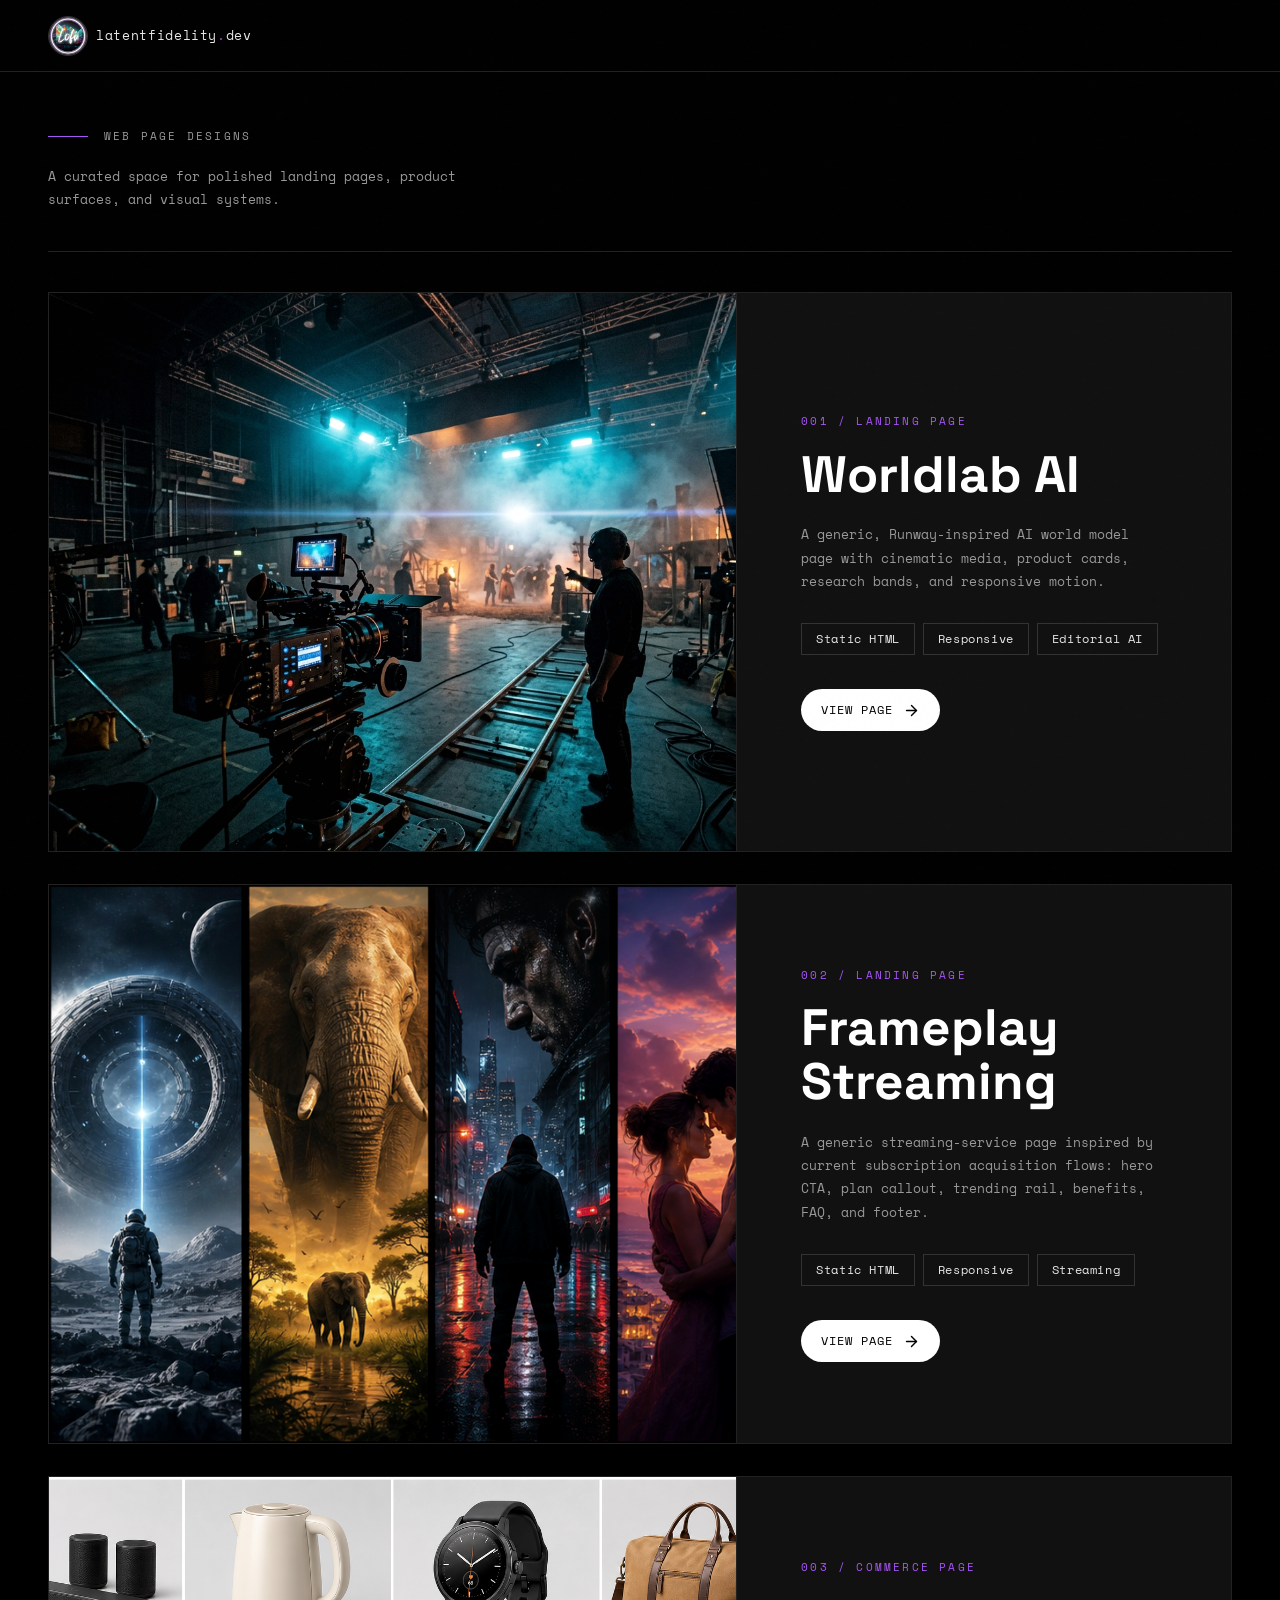
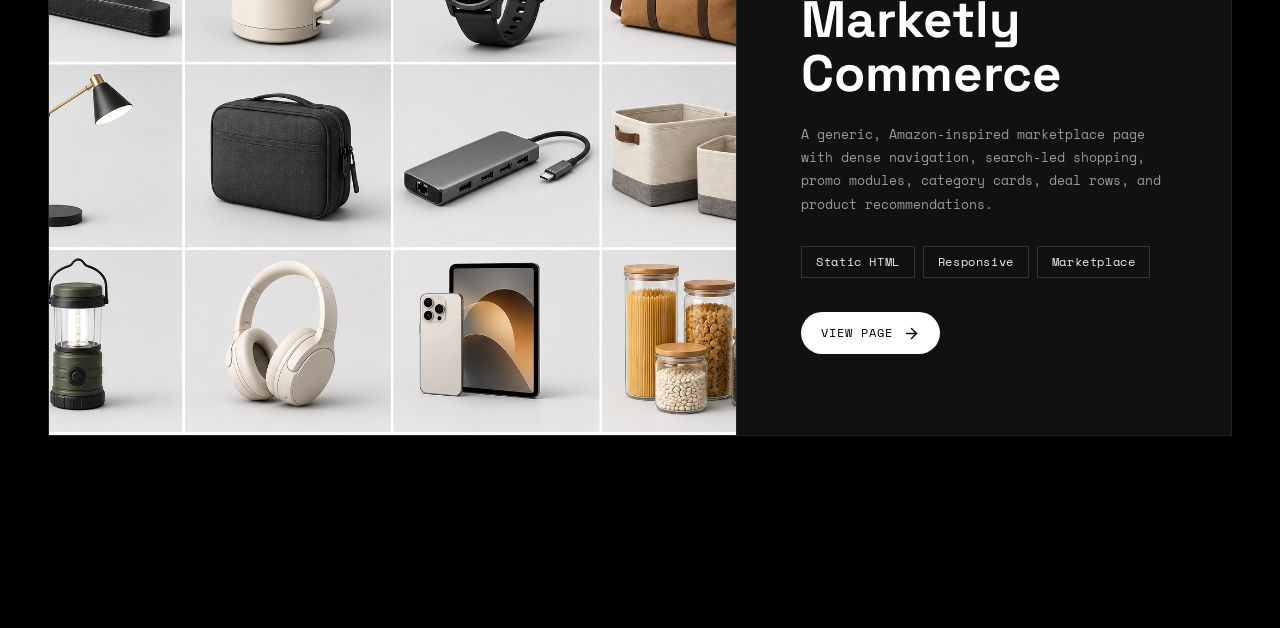
<file: web/index.html>
<!DOCTYPE html>
<html lang="en">
<head>
  <meta charset="UTF-8">
  <meta name="viewport" content="width=device-width, initial-scale=1.0">
  <title>Web Design Showcase | latentfidelity.dev</title>
  <meta name="description" content="A showcase of web page design mockups and static landing page prototypes by latentfidelity.">
  <link rel="preconnect" href="https://fonts.googleapis.com">
  <link rel="preconnect" href="https://fonts.gstatic.com" crossorigin>
  <link href="https://fonts.googleapis.com/css2?family=Doto:wght@400;700;800&family=Space+Grotesk:wght@300;400;500;600;700;800&family=Space+Mono:wght@400;700&display=swap" rel="stylesheet">
  <link rel="icon" href="../lofi.png">
  <link rel="stylesheet" href="styles.css">
</head>
<body>
  <div class="dot-grid-bg" aria-hidden="true"></div>

  <header class="showcase-header">
    <a class="showcase-logo" href="../">
      <img src="../lofi.png" alt="Kevin Brace" class="showcase-logo-img">
      <span class="showcase-logo-text">latentfidelity<span>.</span>dev</span>
    </a>
  </header>

  <main>
    <section class="showcase-intro-section">
      <div>
        <p class="showcase-kicker">Web page designs</p>
        <p class="showcase-intro">A curated space for polished landing pages, product surfaces, and visual systems.</p>
      </div>
    </section>

    <section class="design-grid" aria-label="Design entries">
      <article class="design-card">
        <a class="design-media" href="runway/" aria-label="Open the Worldlab runway-style landing page mockup">
          <img src="runway/images/hero-img-2.png" alt="Cinematic AI landing page mockup preview">
        </a>
        <div class="design-copy">
          <div class="design-meta">001 / Landing Page</div>
          <h2>Worldlab AI</h2>
          <p>A generic, Runway-inspired AI world model page with cinematic media, product cards, research bands, and responsive motion.</p>
          <div class="design-tags" aria-label="Design tags">
            <span>Static HTML</span>
            <span>Responsive</span>
            <span>Editorial AI</span>
          </div>
          <a class="design-link" href="runway/">
            View page
            <svg viewBox="0 0 24 24" aria-hidden="true"><path d="M5 12h14"/><path d="m12 5 7 7-7 7"/></svg>
          </a>
        </div>
      </article>

      <article class="design-card">
        <a class="design-media" href="streaming/" aria-label="Open the Frameplay streaming landing page mockup">
          <img class="streaming-thumbnail" src="streaming/assets/poster-strip-v2.png" alt="Streaming service landing page mockup preview">
        </a>
        <div class="design-copy">
          <div class="design-meta">002 / Landing Page</div>
          <h2>Frameplay Streaming</h2>
          <p>A generic streaming-service page inspired by current subscription acquisition flows: hero CTA, plan callout, trending rail, benefits, FAQ, and footer.</p>
          <div class="design-tags" aria-label="Design tags">
            <span>Static HTML</span>
            <span>Responsive</span>
            <span>Streaming</span>
          </div>
          <a class="design-link" href="streaming/">
            View page
            <svg viewBox="0 0 24 24" aria-hidden="true"><path d="M5 12h14"/><path d="m12 5 7 7-7 7"/></svg>
          </a>
        </div>
      </article>

      <article class="design-card">
        <a class="design-media" href="commerce/" aria-label="Open the Marketly commerce landing page mockup">
          <img class="commerce-thumbnail" src="commerce/assets/showcase-thumb-real.png" alt="Commerce marketplace landing page mockup preview">
        </a>
        <div class="design-copy">
          <div class="design-meta">003 / Commerce Page</div>
          <h2>Marketly Commerce</h2>
          <p>A generic, Amazon-inspired marketplace page with dense navigation, search-led shopping, promo modules, category cards, deal rows, and product recommendations.</p>
          <div class="design-tags" aria-label="Design tags">
            <span>Static HTML</span>
            <span>Responsive</span>
            <span>Marketplace</span>
          </div>
          <a class="design-link" href="commerce/">
            View page
            <svg viewBox="0 0 24 24" aria-hidden="true"><path d="M5 12h14"/><path d="m12 5 7 7-7 7"/></svg>
          </a>
        </div>
      </article>
    </section>
  </main>
</body>
</html>
</file>
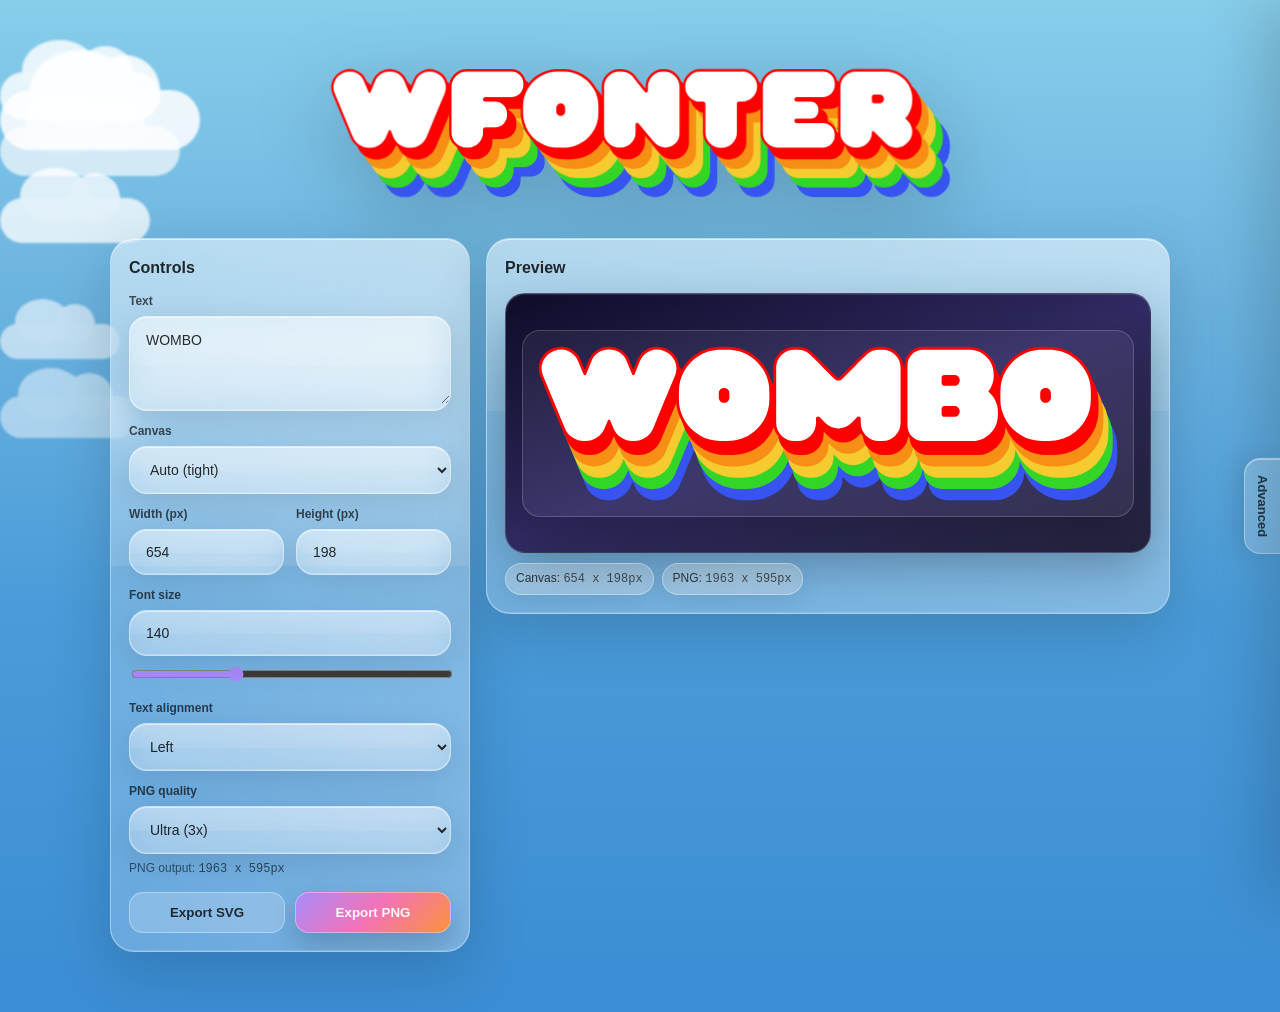
<file: wfonter/index.html>
<!doctype html>
<html lang="en">
  <head>
    <meta charset="UTF-8" />
    <meta name="viewport" content="width=device-width, initial-scale=1.0" />
    <title>Wfonter</title>
    <script type="module" crossorigin src="/wfonter/assets/index-Dth8MrWn.js"></script>
    <link rel="stylesheet" crossorigin href="/wfonter/assets/index-BYd1Wb3P.css">
  </head>
  <body>
    <div id="root"></div>
  </body>
</html>
</file>
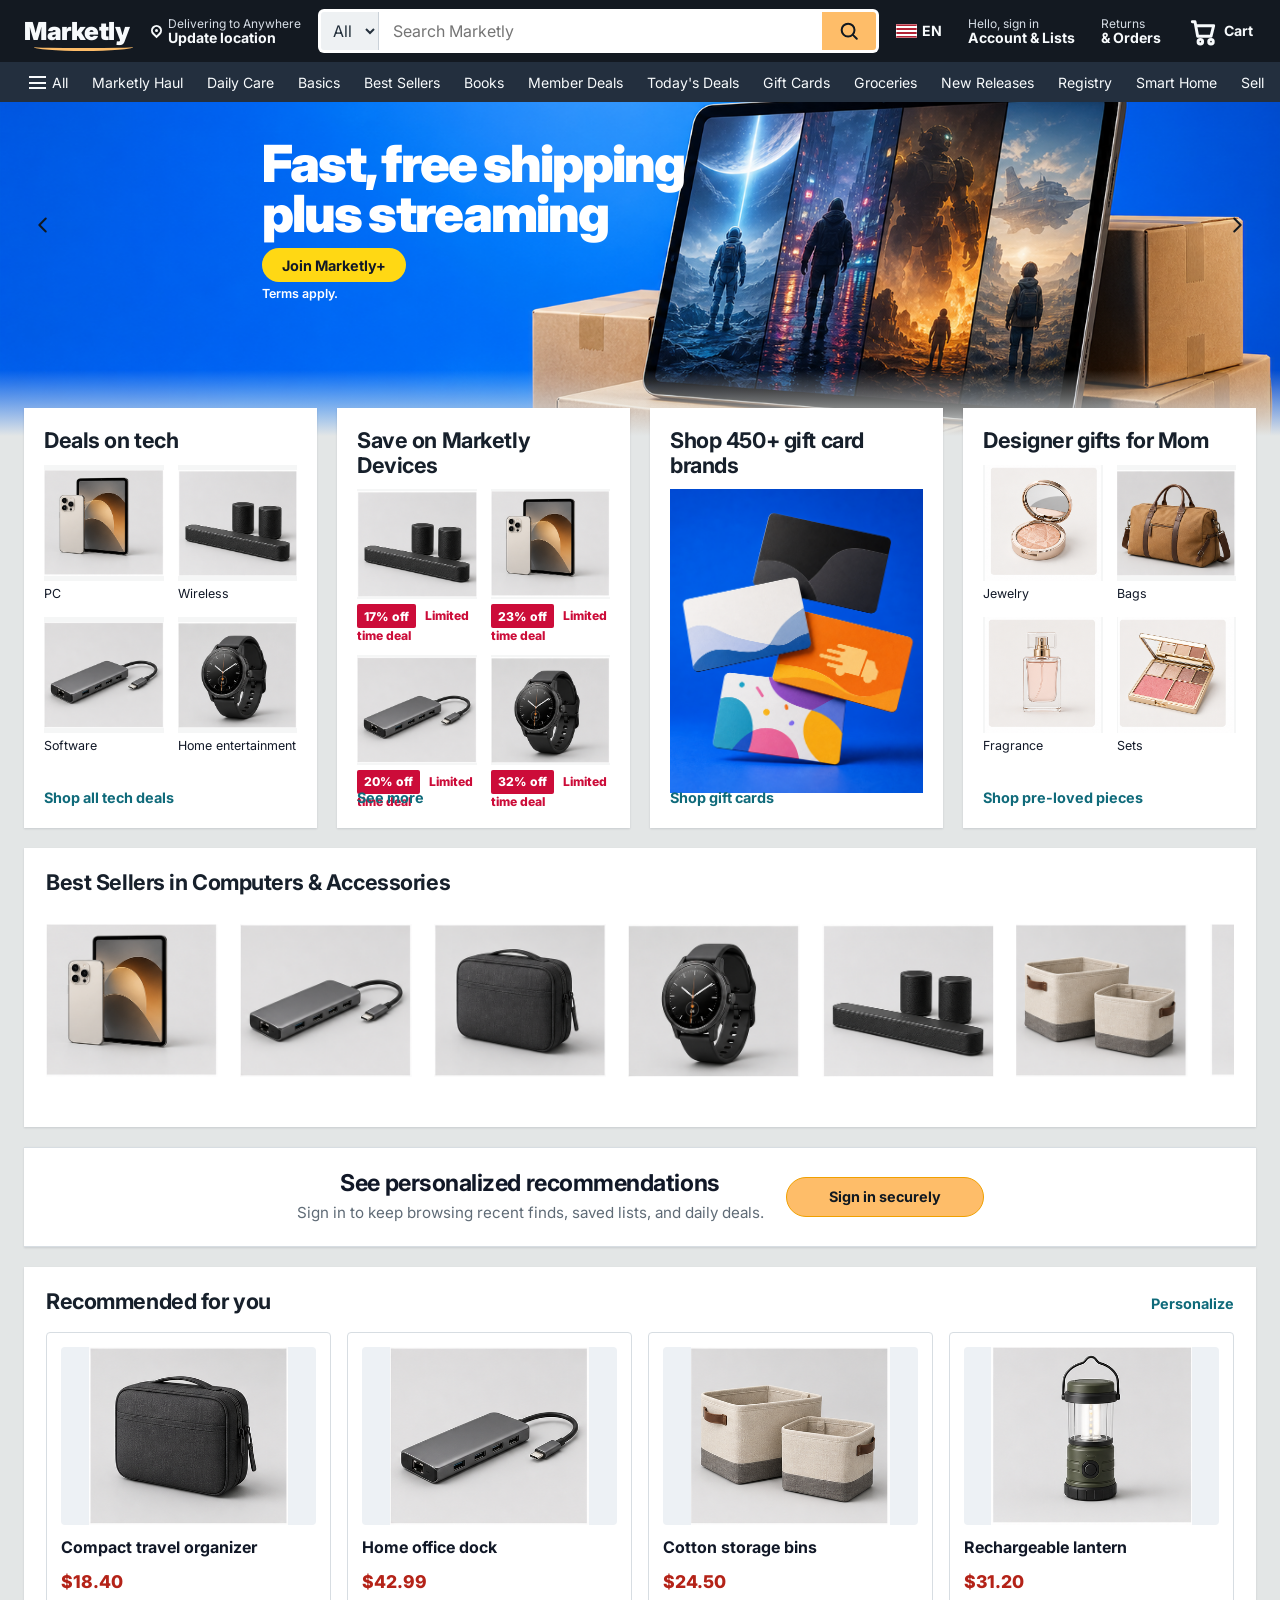
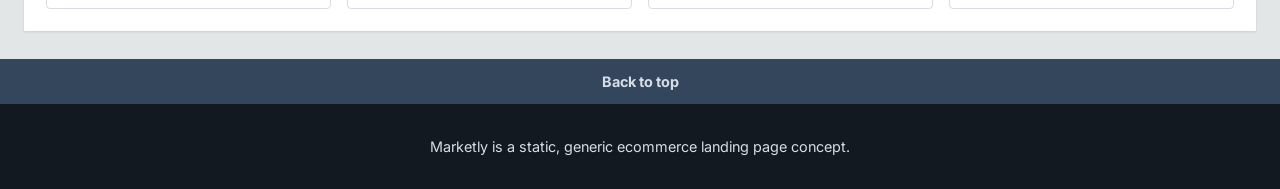
<file: web/commerce/index.html>
<!DOCTYPE html>
<html lang="en">
<head>
  <meta charset="UTF-8">
  <meta name="viewport" content="width=device-width, initial-scale=1.0">
  <title>Marketly | Commerce Landing Page Mockup</title>
  <meta name="description" content="A generic marketplace landing page mockup inspired by large ecommerce acquisition and shopping home pages.">
  <link rel="preconnect" href="https://fonts.googleapis.com">
  <link rel="preconnect" href="https://fonts.gstatic.com" crossorigin>
  <link href="https://fonts.googleapis.com/css2?family=Inter:wght@400;500;600;700;800;900&display=swap" rel="stylesheet">
  <link rel="icon" href="../../lofi.png">
  <link rel="stylesheet" href="styles.css">
</head>
<body>
  <header class="market-header">
    <div class="topbar">
      <a class="brand" href="../" aria-label="Back to web design showcase">
        <span>Marketly</span>
      </a>
      <button class="deliver-to" type="button">
        <span>Delivering to Anywhere</span>
        <strong>Update location</strong>
      </button>
      <form class="search-bar" role="search">
        <label>
          <span class="sr-only">Search category</span>
          <select>
            <option>All</option>
            <option>Home</option>
            <option>Electronics</option>
            <option>Pantry</option>
          </select>
        </label>
        <label class="search-field">
          <span class="sr-only">Search Marketly</span>
          <input type="search" placeholder="Search Marketly">
        </label>
        <button type="submit" aria-label="Search">
          <svg viewBox="0 0 24 24" aria-hidden="true"><circle cx="11" cy="11" r="7"/><path d="m16.5 16.5 4 4"/></svg>
        </button>
      </form>
      <a class="language-link" href="#" aria-label="Language settings">
        <span>US</span>
        <strong>EN</strong>
      </a>
      <a class="account-link" href="#">
        <span>Hello, sign in</span>
        <strong>Account & Lists</strong>
      </a>
      <a class="account-link compact" href="#">
        <span>Returns</span>
        <strong>& Orders</strong>
      </a>
      <a class="cart-link" href="#" aria-label="Shopping cart">
        <svg viewBox="0 0 24 24" aria-hidden="true"><path d="M4 5h2l2 11h10l2-8H7"/><circle cx="10" cy="20" r="1.7"/><circle cx="18" cy="20" r="1.7"/></svg>
        <strong>Cart</strong>
      </a>
    </div>
    <nav class="subnav" aria-label="Marketplace sections">
      <a class="menu-link" href="#"><span class="menu-icon" aria-hidden="true"></span>All</a>
      <a href="#">Marketly Haul</a>
      <a href="#">Daily Care</a>
      <a href="#">Basics</a>
      <a href="#">Best Sellers</a>
      <a href="#">Books</a>
      <a href="#">Member Deals</a>
      <a href="#">Today's Deals</a>
      <a href="#">Gift Cards</a>
      <a href="#">Groceries</a>
      <a href="#">New Releases</a>
      <a href="#">Registry</a>
      <a href="#">Smart Home</a>
      <a href="#">Sell</a>
      <a class="subnav-promo" href="#">LIVE: Marketly+</a>
    </nav>
  </header>

  <main>
    <section class="hero">
      <button class="hero-arrow hero-arrow-left" type="button" aria-label="Previous promotion">
        <svg viewBox="0 0 24 24" aria-hidden="true"><path d="m15 5-7 7 7 7"/></svg>
      </button>
      <div class="hero-copy">
        <h1>Fast, free shipping plus streaming</h1>
        <a class="hero-cta" href="#">Join Marketly+</a>
        <small>Terms apply.</small>
      </div>
      <img src="assets/hero-plus-real.png" alt="A generic marketplace plus membership hero with a tablet, shipping boxes, and a blue promotional background.">
      <button class="hero-arrow hero-arrow-right" type="button" aria-label="Next promotion">
        <svg viewBox="0 0 24 24" aria-hidden="true"><path d="m9 5 7 7-7 7"/></svg>
      </button>
    </section>

    <section class="quick-grid" aria-label="Shop by category">
      <article class="category-card">
        <h2>Deals on tech</h2>
        <div class="category-mini-grid">
          <a href="#">
            <img src="assets/category-tech-real.png" alt="">
            <span>PC</span>
          </a>
          <a href="#">
            <img src="assets/deal-speaker.png" alt="">
            <span>Wireless</span>
          </a>
          <a href="#">
            <img src="assets/product-dock.png" alt="">
            <span>Software</span>
          </a>
          <a href="#">
            <img src="assets/deal-watch.png" alt="">
            <span>Home entertainment</span>
          </a>
        </div>
        <a href="#">Shop all tech deals</a>
      </article>
      <article class="category-card deal-module">
        <h2>Save on Marketly Devices</h2>
        <div class="category-mini-grid">
          <a href="#">
            <img src="assets/deal-speaker.png" alt="">
            <strong>17% off</strong>
            <span>Limited time deal</span>
          </a>
          <a href="#">
            <img src="assets/category-tech-real.png" alt="">
            <strong>23% off</strong>
            <span>Limited time deal</span>
          </a>
          <a href="#">
            <img src="assets/product-dock.png" alt="">
            <strong>20% off</strong>
            <span>Limited time deal</span>
          </a>
          <a href="#">
            <img src="assets/deal-watch.png" alt="">
            <strong>32% off</strong>
            <span>Limited time deal</span>
          </a>
        </div>
        <a href="#">See more</a>
      </article>
      <article class="category-card promo-card">
        <h2>Shop 450+ gift card brands</h2>
        <img src="assets/gift-cards-real.png" alt="">
        <a href="#">Shop gift cards</a>
      </article>
      <article class="category-card">
        <h2>Designer gifts for Mom</h2>
        <div class="category-mini-grid">
          <a href="#">
            <img src="assets/beauty-compact.png" alt="">
            <span>Jewelry</span>
          </a>
          <a href="#">
            <img src="assets/deal-bag.png" alt="">
            <span>Bags</span>
          </a>
          <a href="#">
            <img src="assets/beauty-fragrance.png" alt="">
            <span>Fragrance</span>
          </a>
          <a href="#">
            <img src="assets/beauty-palette.png" alt="">
            <span>Sets</span>
          </a>
        </div>
        <a href="#">Shop pre-loved pieces</a>
      </article>
    </section>

    <section class="content-band shelf-band" id="deals">
      <div class="section-title">
        <h2>Best Sellers in Computers & Accessories</h2>
      </div>
      <div class="shelf-row" aria-label="Best-selling products">
        <img src="assets/category-tech-real.png" alt="">
        <img src="assets/product-dock.png" alt="">
        <img src="assets/product-organizer.png" alt="">
        <img src="assets/deal-watch.png" alt="">
        <img src="assets/deal-speaker.png" alt="">
        <img src="assets/product-bins.png" alt="">
        <img src="assets/product-lantern.png" alt="">
      </div>
    </section>

    <section class="feature-strip">
      <div>
        <h2>See personalized recommendations</h2>
        <p>Sign in to keep browsing recent finds, saved lists, and daily deals.</p>
      </div>
      <a href="#">Sign in securely</a>
    </section>

    <section class="recommendations">
      <div class="section-title">
        <h2>Recommended for you</h2>
        <a href="#">Personalize</a>
      </div>
      <div class="product-grid">
        <article class="product-card">
          <img class="product-art" src="assets/product-organizer.png" alt="">
          <h3>Compact travel organizer</h3>
          <p>$18.40</p>
        </article>
        <article class="product-card">
          <img class="product-art" src="assets/product-dock.png" alt="">
          <h3>Home office dock</h3>
          <p>$42.99</p>
        </article>
        <article class="product-card">
          <img class="product-art" src="assets/product-bins.png" alt="">
          <h3>Cotton storage bins</h3>
          <p>$24.50</p>
        </article>
        <article class="product-card">
          <img class="product-art" src="assets/product-lantern.png" alt="">
          <h3>Rechargeable lantern</h3>
          <p>$31.20</p>
        </article>
      </div>
    </section>
  </main>

  <footer class="market-footer">
    <a href="#">Back to top</a>
    <p>Marketly is a static, generic ecommerce landing page concept.</p>
  </footer>
</body>
</html>
</file>
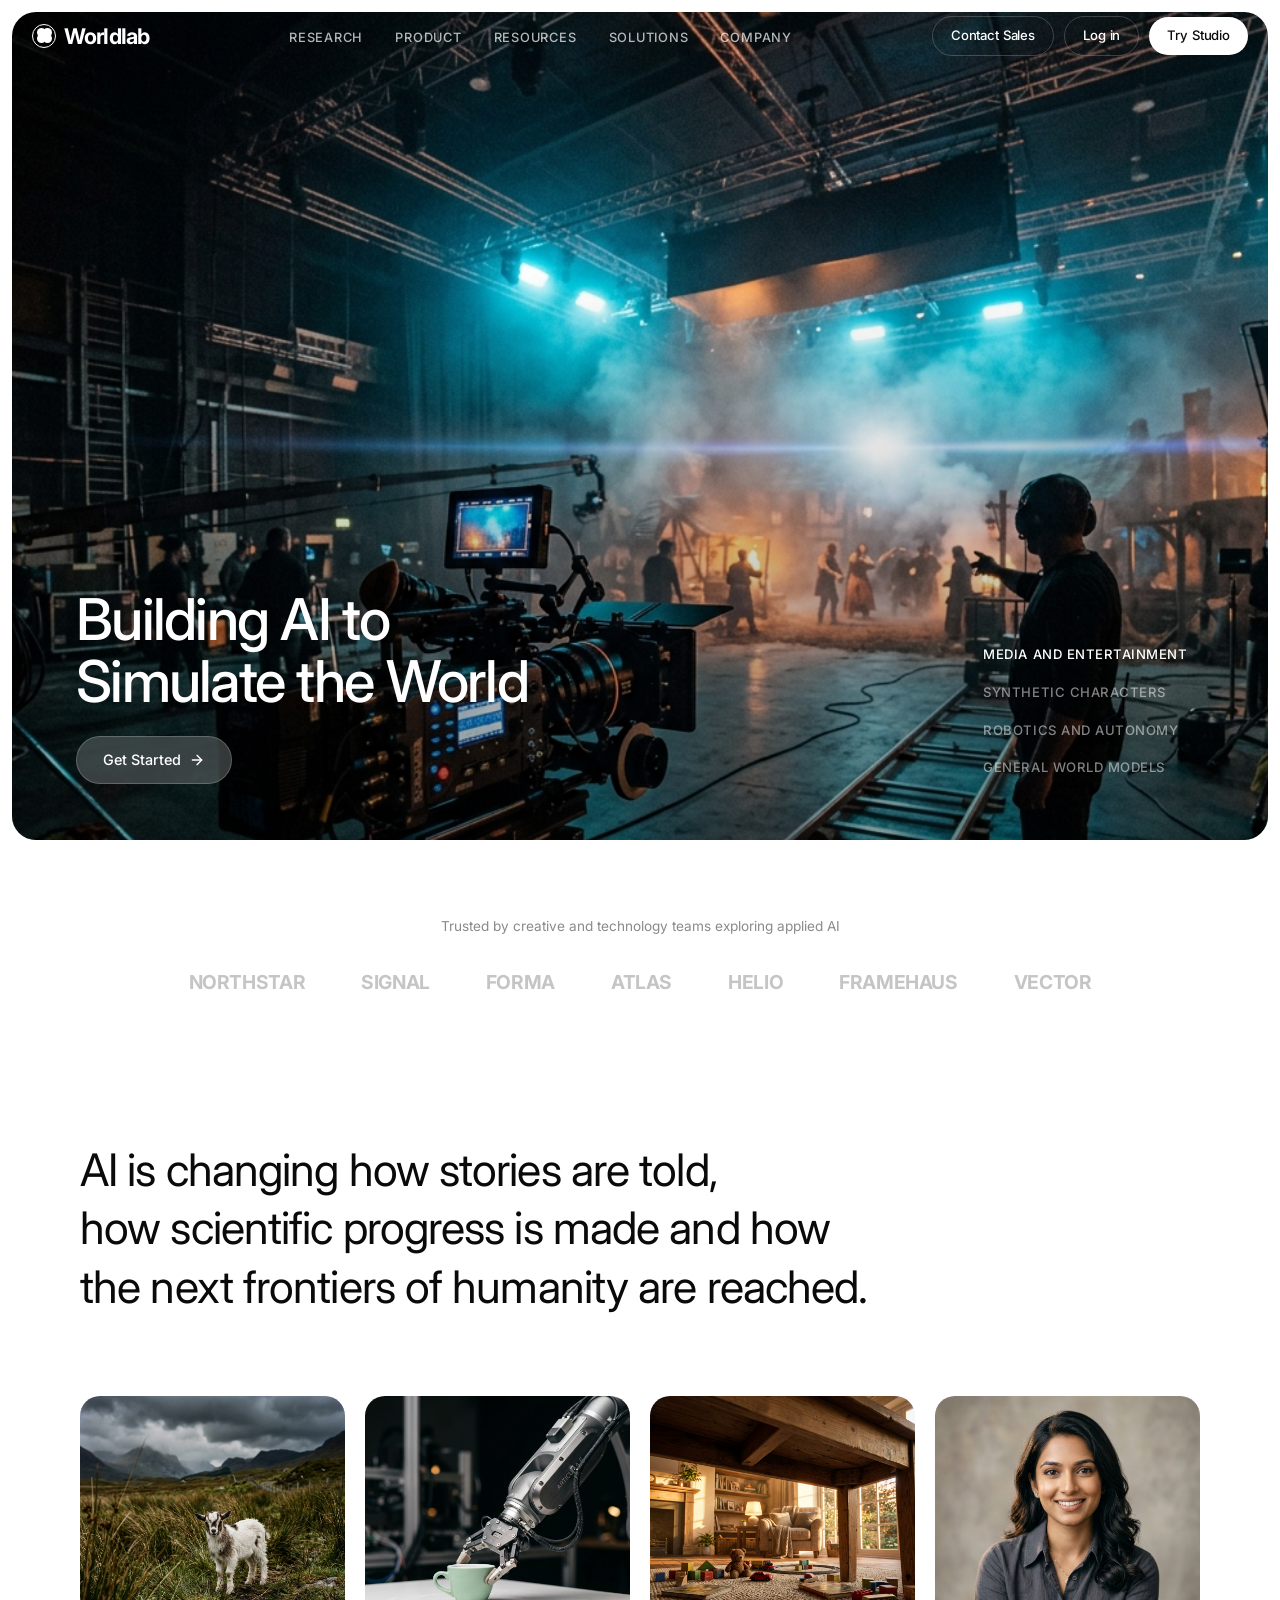
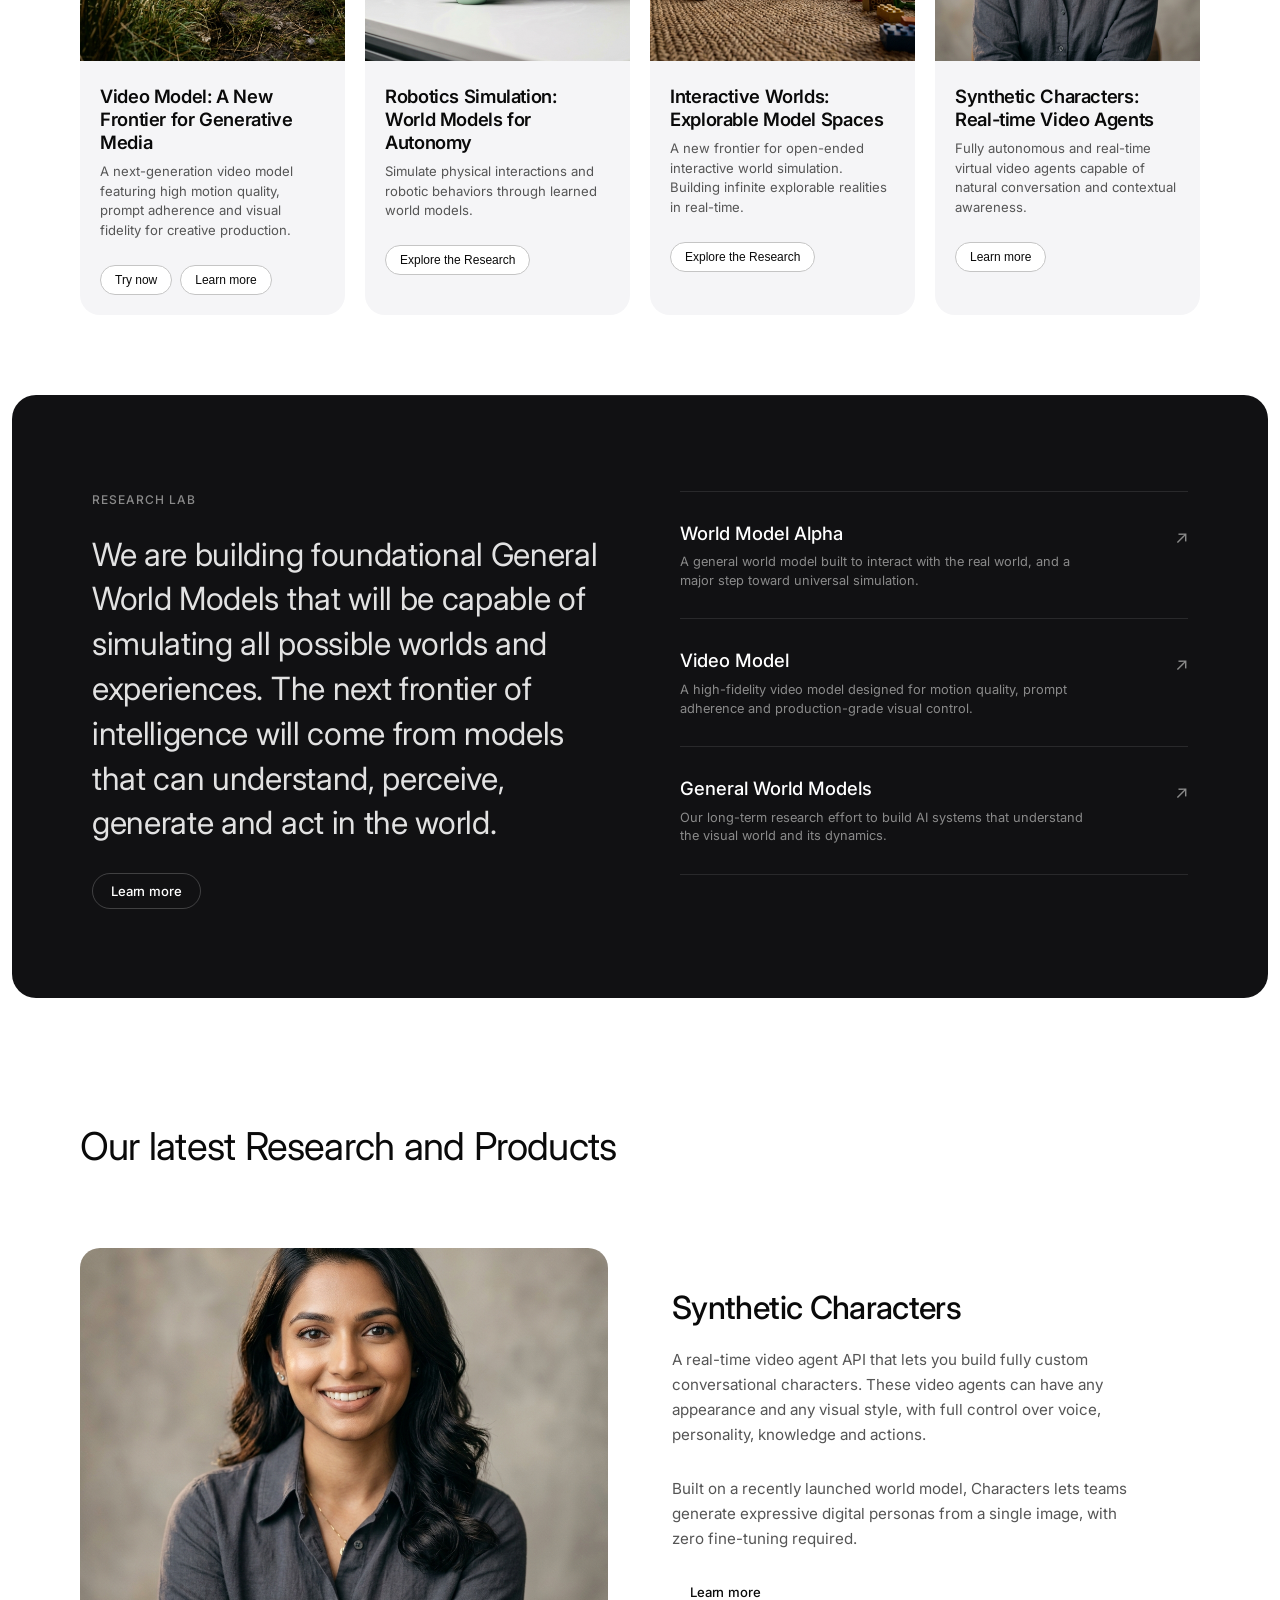
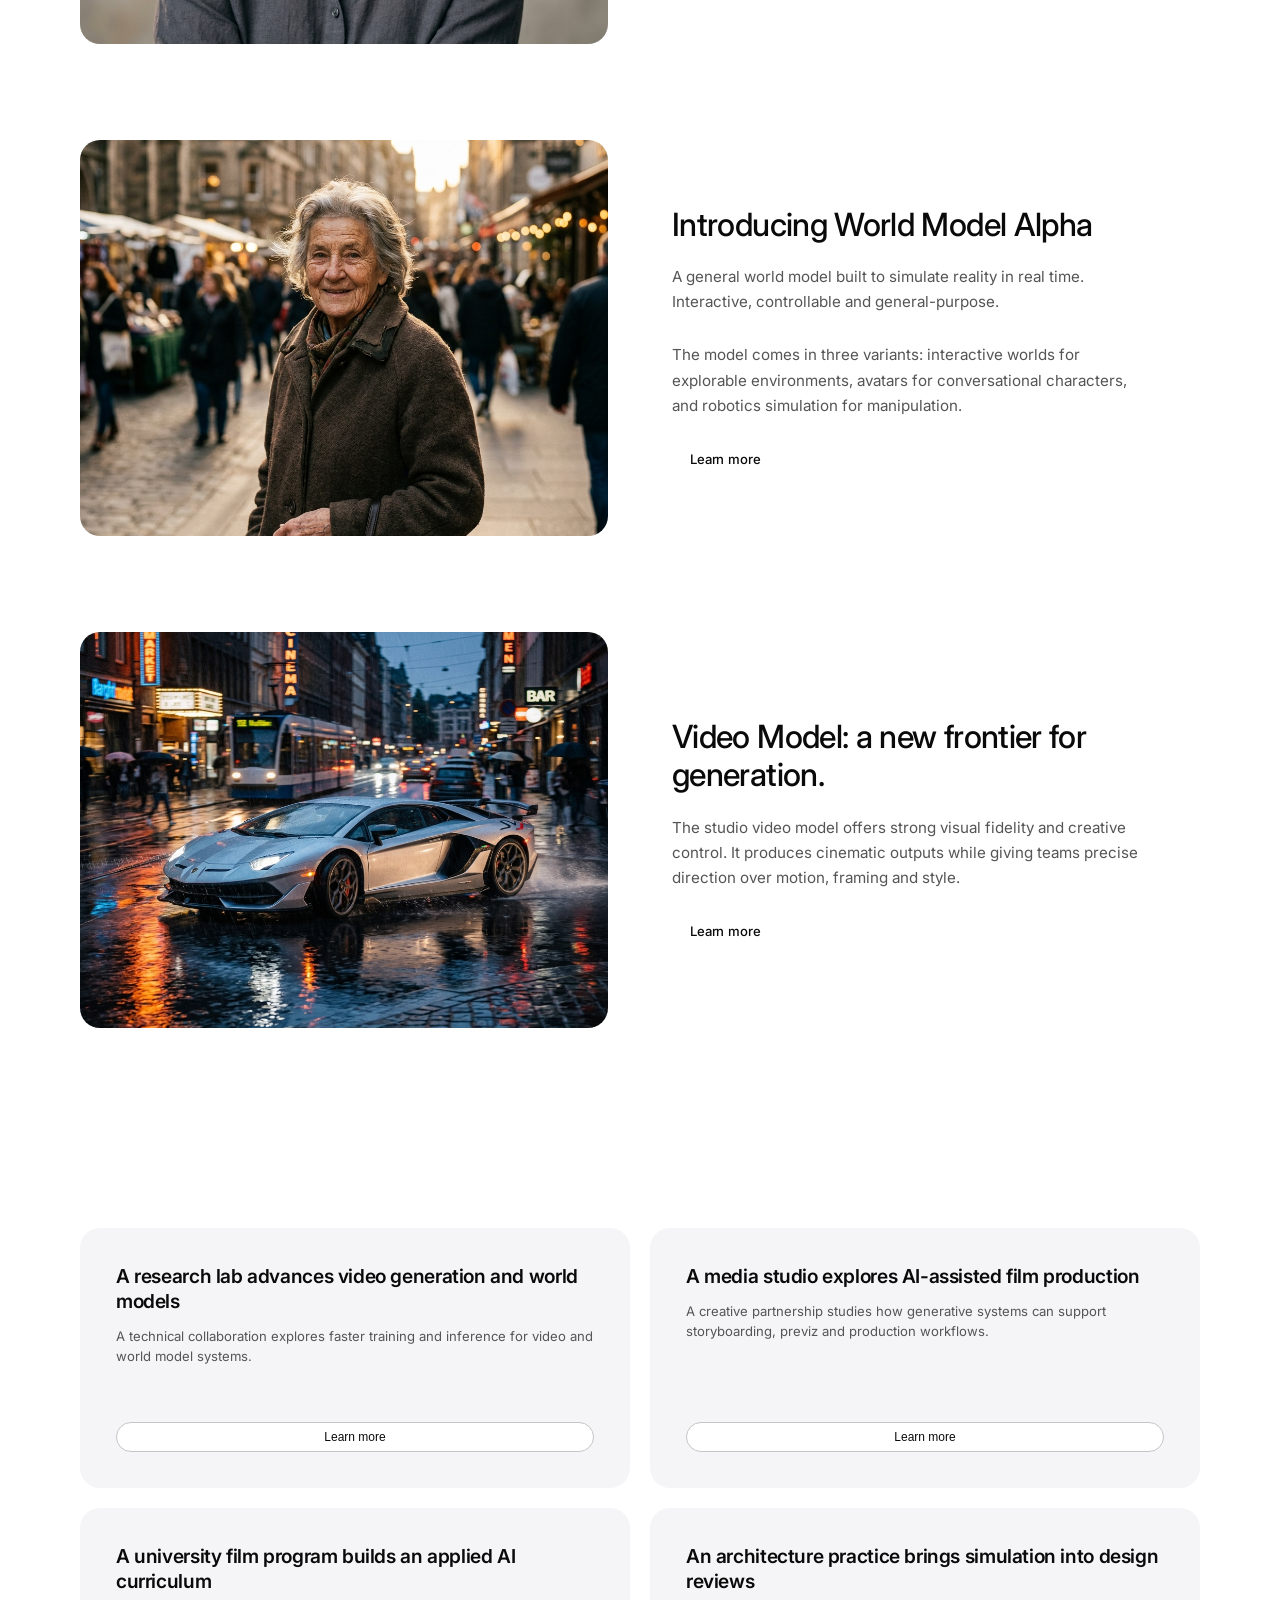
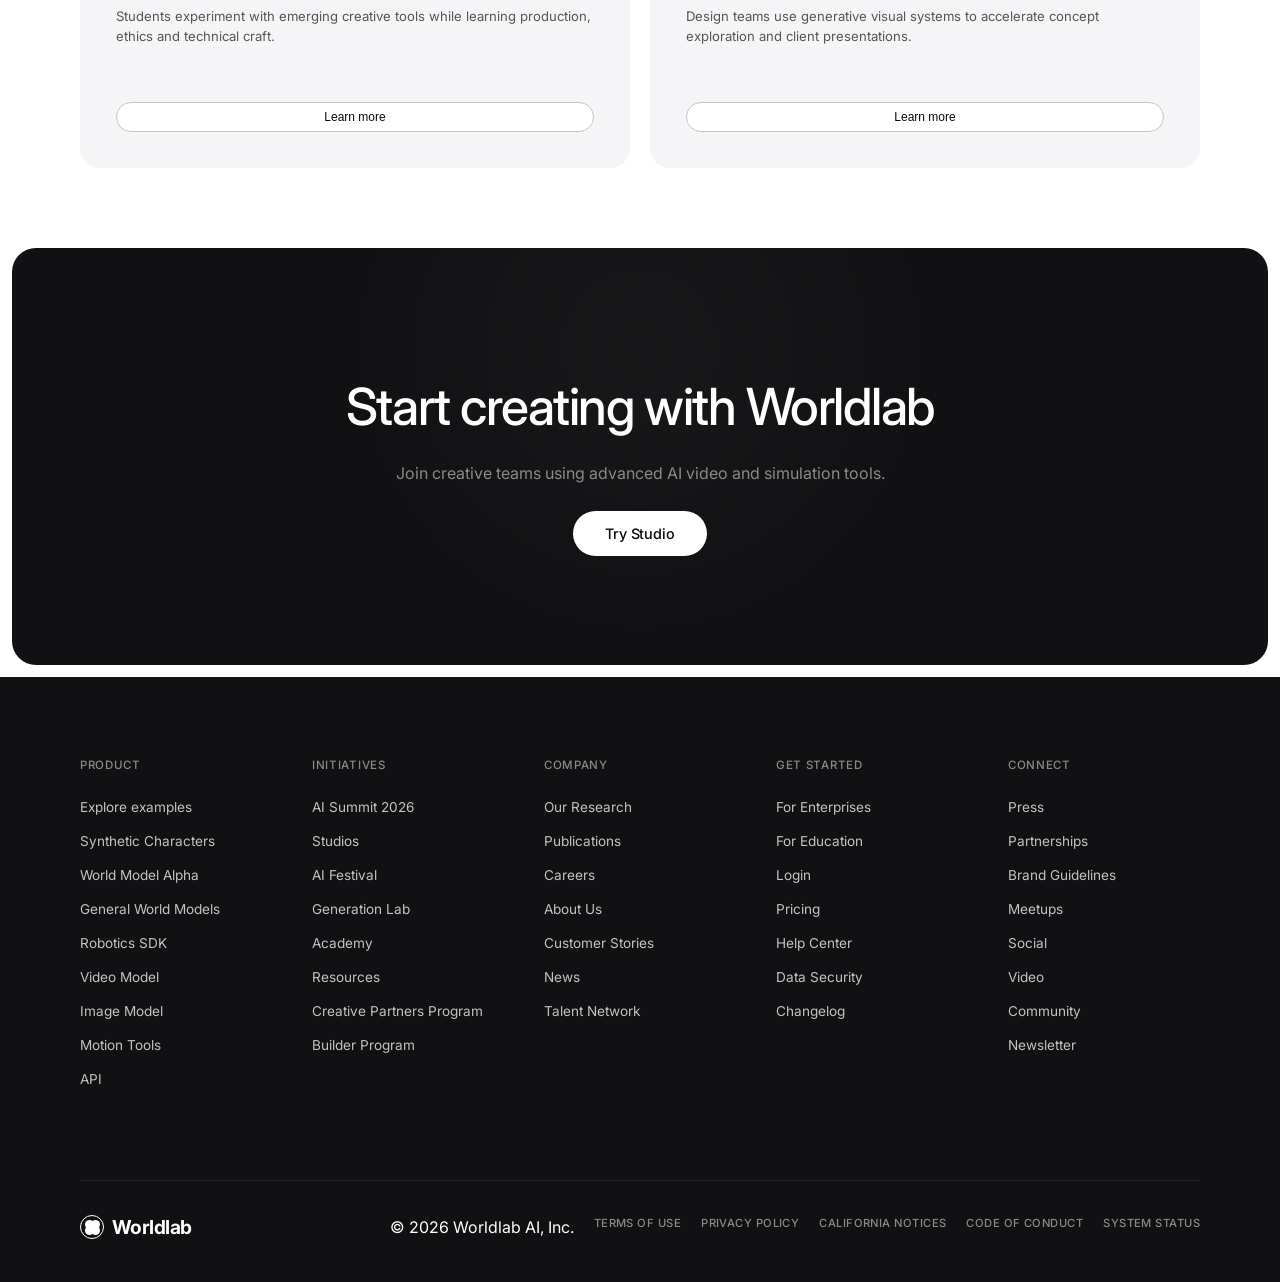
<file: web/runway/index.html>
<!DOCTYPE html>
<html lang="en">
<head>
  <meta charset="UTF-8">
  <meta name="viewport" content="width=device-width, initial-scale=1.0">
  <title>Worldlab | AI World Model Landing Page Mockup</title>
  <meta name="description" content="A generic AI world model landing page mockup adapted for the latentfidelity.dev web design showcase.">
  <link rel="icon" href="../../lofi.png">
  <link rel="stylesheet" href="styles.css">
</head>
<body>

  <!-- ======== Navigation ======== -->
  <header class="nav-header" id="nav-header">
    <a href="../" class="nav-logo">
      <span class="brand-mark" aria-hidden="true"></span>
      <span>Worldlab</span>
    </a>
    <ul class="nav-links">
      <li><a href="#">Research</a></li>
      <li><a href="#">Product</a></li>
      <li><a href="#">Resources</a></li>
      <li><a href="#">Solutions</a></li>
      <li><a href="#">Company</a></li>
    </ul>
    <div class="nav-actions">
      <a href="#" class="btn btn-outline">Contact Sales</a>
      <a href="#" class="btn btn-outline">Log in</a>
      <a href="#" class="btn btn-primary">Try Studio</a>
    </div>
  </header>

  <!-- ======== Hero ======== -->
  <section class="hero" id="hero">
    <div class="hero-bg-layer">
      <img src="images/hero-img-2.png" alt="Media Concept" class="hero-image active">
      <img src="images/hero-img-1.png" alt="Creative AI concept" class="hero-image">
      <img src="images/hero-img-3.png" alt="Robotics Concept" class="hero-image">
      <img src="images/hero-img-4.png" alt="Worlds Concept" class="hero-image">
    </div>
    <div class="hero-overlay"></div>
    <div class="hero-content">
      <div class="hero-text">
        <h1>Building AI to<br>Simulate the World</h1>
        <a href="#" class="hero-cta">
          Get Started
          <svg viewBox="0 0 24 24" fill="none" stroke="currentColor" stroke-width="2" stroke-linecap="round" stroke-linejoin="round"><path d="M5 12h14"/><path d="m12 5 7 7-7 7"/></svg>
        </a>
      </div>
      <div class="hero-categories">
        <div class="hero-category active">Media and Entertainment</div>
        <div class="hero-category">Synthetic Characters</div>
        <div class="hero-category">Robotics and Autonomy</div>
        <div class="hero-category">General World Models</div>
      </div>
    </div>
  </section>

  <!-- ======== Logo Strip ======== -->
  <section class="logo-strip reveal">
    <p>Trusted by creative and technology teams exploring applied AI</p>
    <div class="logos">
      <span>Northstar</span>
      <span>Signal</span>
      <span>Forma</span>
      <span>Atlas</span>
      <span>Helio</span>
      <span>Framehaus</span>
      <span>Vector</span>
    </div>
  </section>

  <!-- ======== Statement ======== -->
  <section class="statement reveal">
    <h2>AI is changing how stories are told,<br>how scientific progress is made and how<br>the next frontiers of humanity are reached.</h2>
  </section>

  <!-- ======== Product Grid ======== -->
  <section class="product-grid">
    <article class="product-card reveal reveal-delay-1">
      <img src="images/gen45.png" alt="Generative video sample" class="product-card-image">
      <div class="product-card-body">
        <h3>Video Model: A New Frontier for Generative Media</h3>
        <p>A next-generation video model featuring high motion quality, prompt adherence and visual fidelity for creative production.</p>
      </div>
      <div class="product-card-actions">
        <button class="btn-sm">Try now</button>
        <button class="btn-sm">Learn more</button>
      </div>
    </article>

    <article class="product-card reveal reveal-delay-2">
      <img src="images/robotics.png" alt="Robotics simulation" class="product-card-image">
      <div class="product-card-body">
        <h3>Robotics Simulation: World Models for Autonomy</h3>
        <p>Simulate physical interactions and robotic behaviors through learned world models.</p>
      </div>
      <div class="product-card-actions">
        <button class="btn-sm">Explore the Research</button>
      </div>
    </article>

    <article class="product-card reveal reveal-delay-3">
      <img src="images/worlds.png" alt="Interactive world model" class="product-card-image">
      <div class="product-card-body">
        <h3>Interactive Worlds: Explorable Model Spaces</h3>
        <p>A new frontier for open-ended interactive world simulation. Building infinite explorable realities in real-time.</p>
      </div>
      <div class="product-card-actions">
        <button class="btn-sm">Explore the Research</button>
      </div>
    </article>

    <article class="product-card reveal reveal-delay-4">
      <img src="images/characters.png" alt="Synthetic characters" class="product-card-image">
      <div class="product-card-body">
        <h3>Synthetic Characters: Real-time Video Agents</h3>
        <p>Fully autonomous and real-time virtual video agents capable of natural conversation and contextual awareness.</p>
      </div>
      <div class="product-card-actions">
        <button class="btn-sm">Learn more</button>
      </div>
    </article>
  </section>

  <!-- ======== Research Section ======== -->
  <section class="research reveal">
    <div class="research-mission">
      <div class="research-label">Research Lab</div>
      <h2>We are building foundational General World Models that will be capable of simulating all possible worlds and experiences. The next frontier of intelligence will come from models that can understand, perceive, generate and act in the world.</h2>
      <a href="#" class="btn btn-outline">Learn more</a>
    </div>
    <div class="research-links">
      <a href="#" class="research-link">
        <div>
          <h4>World Model Alpha</h4>
          <p>A general world model built to interact with the real world, and a major step toward universal simulation.</p>
        </div>
        <span class="arrow">↗</span>
      </a>
      <a href="#" class="research-link">
        <div>
          <h4>Video Model</h4>
          <p>A high-fidelity video model designed for motion quality, prompt adherence and production-grade visual control.</p>
        </div>
        <span class="arrow">↗</span>
      </a>
      <a href="#" class="research-link">
        <div>
          <h4>General World Models</h4>
          <p>Our long-term research effort to build AI systems that understand the visual world and its dynamics.</p>
        </div>
        <span class="arrow">↗</span>
      </a>
    </div>
  </section>

  <!-- ======== Features ======== -->
  <section class="features">
    <div class="features-header reveal">
      <h2>Our latest Research and Products</h2>
    </div>

    <div class="feature-row reveal">
      <div class="feature-image-wrap">
        <img src="images/characters.png" alt="Synthetic characters demo">
      </div>
      <div class="feature-text">
        <h3>Synthetic Characters</h3>
        <p>A real-time video agent API that lets you build fully custom conversational characters. These video agents can have any appearance and any visual style, with full control over voice, personality, knowledge and actions.</p>
        <p>Built on a recently launched world model, Characters lets teams generate expressive digital personas from a single image, with zero fine-tuning required.</p>
        <a href="#" class="btn btn-primary">Learn more</a>
      </div>
    </div>

    <div class="feature-row reveal">
      <div class="feature-image-wrap">
        <img src="images/gwm1.png" alt="World model city simulation">
      </div>
      <div class="feature-text">
        <h3>Introducing World Model Alpha</h3>
        <p>A general world model built to simulate reality in real time. Interactive, controllable and general-purpose.</p>
        <p>The model comes in three variants: interactive worlds for explorable environments, avatars for conversational characters, and robotics simulation for manipulation.</p>
        <a href="#" class="btn btn-primary">Learn more</a>
      </div>
    </div>

    <div class="feature-row reveal">
      <div class="feature-image-wrap">
        <img src="images/car.png" alt="Generative video sample">
      </div>
      <div class="feature-text">
        <h3>Video Model: a new frontier for generation.</h3>
        <p>The studio video model offers strong visual fidelity and creative control. It produces cinematic outputs while giving teams precise direction over motion, framing and style.</p>
        <a href="#" class="btn btn-primary">Learn more</a>
      </div>
    </div>
  </section>

  <!-- ======== Partner Stories ======== -->
  <section class="partners">
    <article class="partner-card reveal reveal-delay-1">
      <div>
        <h3>A research lab advances video generation and world models</h3>
        <p>A technical collaboration explores faster training and inference for video and world model systems.</p>
      </div>
      <button class="btn-sm">Learn more</button>
    </article>
    <article class="partner-card reveal reveal-delay-2">
      <div>
        <h3>A media studio explores AI-assisted film production</h3>
        <p>A creative partnership studies how generative systems can support storyboarding, previz and production workflows.</p>
      </div>
      <button class="btn-sm">Learn more</button>
    </article>
    <article class="partner-card reveal reveal-delay-3">
      <div>
        <h3>A university film program builds an applied AI curriculum</h3>
        <p>Students experiment with emerging creative tools while learning production, ethics and technical craft.</p>
      </div>
      <button class="btn-sm">Learn more</button>
    </article>
    <article class="partner-card reveal reveal-delay-4">
      <div>
        <h3>An architecture practice brings simulation into design reviews</h3>
        <p>Design teams use generative visual systems to accelerate concept exploration and client presentations.</p>
      </div>
      <button class="btn-sm">Learn more</button>
    </article>
  </section>

  <!-- ======== CTA ======== -->
  <section class="cta-section reveal">
    <h2>Start creating with Worldlab</h2>
    <p>Join creative teams using advanced AI video and simulation tools.</p>
    <a href="#" class="btn btn-primary">Try Studio</a>
  </section>

  <!-- ======== Footer ======== -->
  <footer class="footer">
    <div class="footer-grid">
      <div class="footer-col">
        <h4>Product</h4>
        <ul>
          <li><a href="#">Explore examples</a></li>
          <li><a href="#">Synthetic Characters</a></li>
          <li><a href="#">World Model Alpha</a></li>
          <li><a href="#">General World Models</a></li>
          <li><a href="#">Robotics SDK</a></li>
          <li><a href="#">Video Model</a></li>
          <li><a href="#">Image Model</a></li>
          <li><a href="#">Motion Tools</a></li>
          <li><a href="#">API</a></li>
        </ul>
      </div>
      <div class="footer-col">
        <h4>Initiatives</h4>
        <ul>
          <li><a href="#">AI Summit 2026</a></li>
          <li><a href="#">Studios</a></li>
          <li><a href="#">AI Festival</a></li>
          <li><a href="#">Generation Lab</a></li>
          <li><a href="#">Academy</a></li>
          <li><a href="#">Resources</a></li>
          <li><a href="#">Creative Partners Program</a></li>
          <li><a href="#">Builder Program</a></li>
        </ul>
      </div>
      <div class="footer-col">
        <h4>Company</h4>
        <ul>
          <li><a href="#">Our Research</a></li>
          <li><a href="#">Publications</a></li>
          <li><a href="#">Careers</a></li>
          <li><a href="#">About Us</a></li>
          <li><a href="#">Customer Stories</a></li>
          <li><a href="#">News</a></li>
          <li><a href="#">Talent Network</a></li>
        </ul>
      </div>
      <div class="footer-col">
        <h4>Get Started</h4>
        <ul>
          <li><a href="#">For Enterprises</a></li>
          <li><a href="#">For Education</a></li>
          <li><a href="#">Login</a></li>
          <li><a href="#">Pricing</a></li>
          <li><a href="#">Help Center</a></li>
          <li><a href="#">Data Security</a></li>
          <li><a href="#">Changelog</a></li>
        </ul>
      </div>
      <div class="footer-col">
        <h4>Connect</h4>
        <ul>
          <li><a href="#">Press</a></li>
          <li><a href="#">Partnerships</a></li>
          <li><a href="#">Brand Guidelines</a></li>
          <li><a href="#">Meetups</a></li>
          <li><a href="#">Social</a></li>
          <li><a href="#">Video</a></li>
          <li><a href="#">Community</a></li>
          <li><a href="#">Newsletter</a></li>
        </ul>
      </div>
    </div>
    <div class="footer-bottom">
      <div class="footer-logo">
        <span class="brand-mark" aria-hidden="true"></span>
        <span>Worldlab</span>
      </div>
      <div class="footer-legal">
        <span>© 2026 Worldlab AI, Inc.</span>
        <a href="#">Terms of Use</a>
        <a href="#">Privacy Policy</a>
        <a href="#">California Notices</a>
        <a href="#">Code of Conduct</a>
        <a href="#">System Status</a>
      </div>
    </div>
  </footer>

  <script src="script.js"></script>
</body>
</html>
</file>
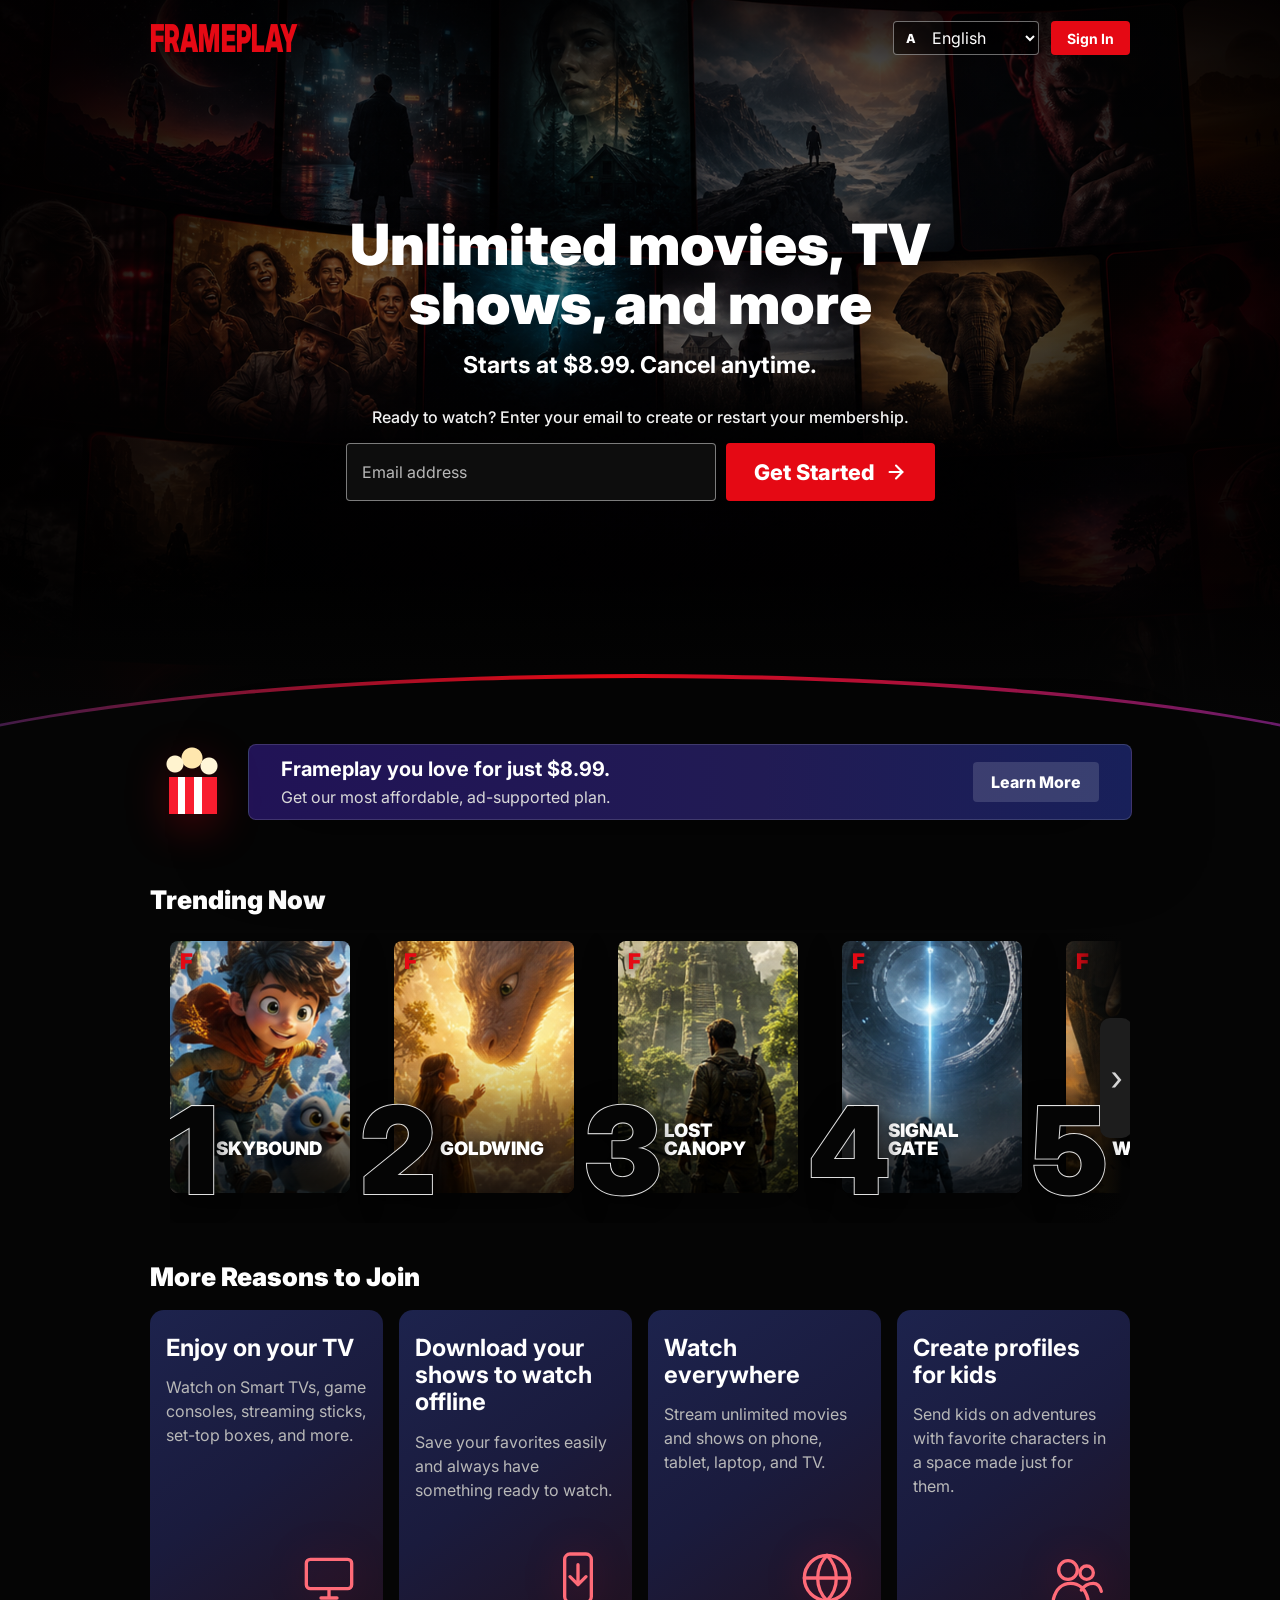
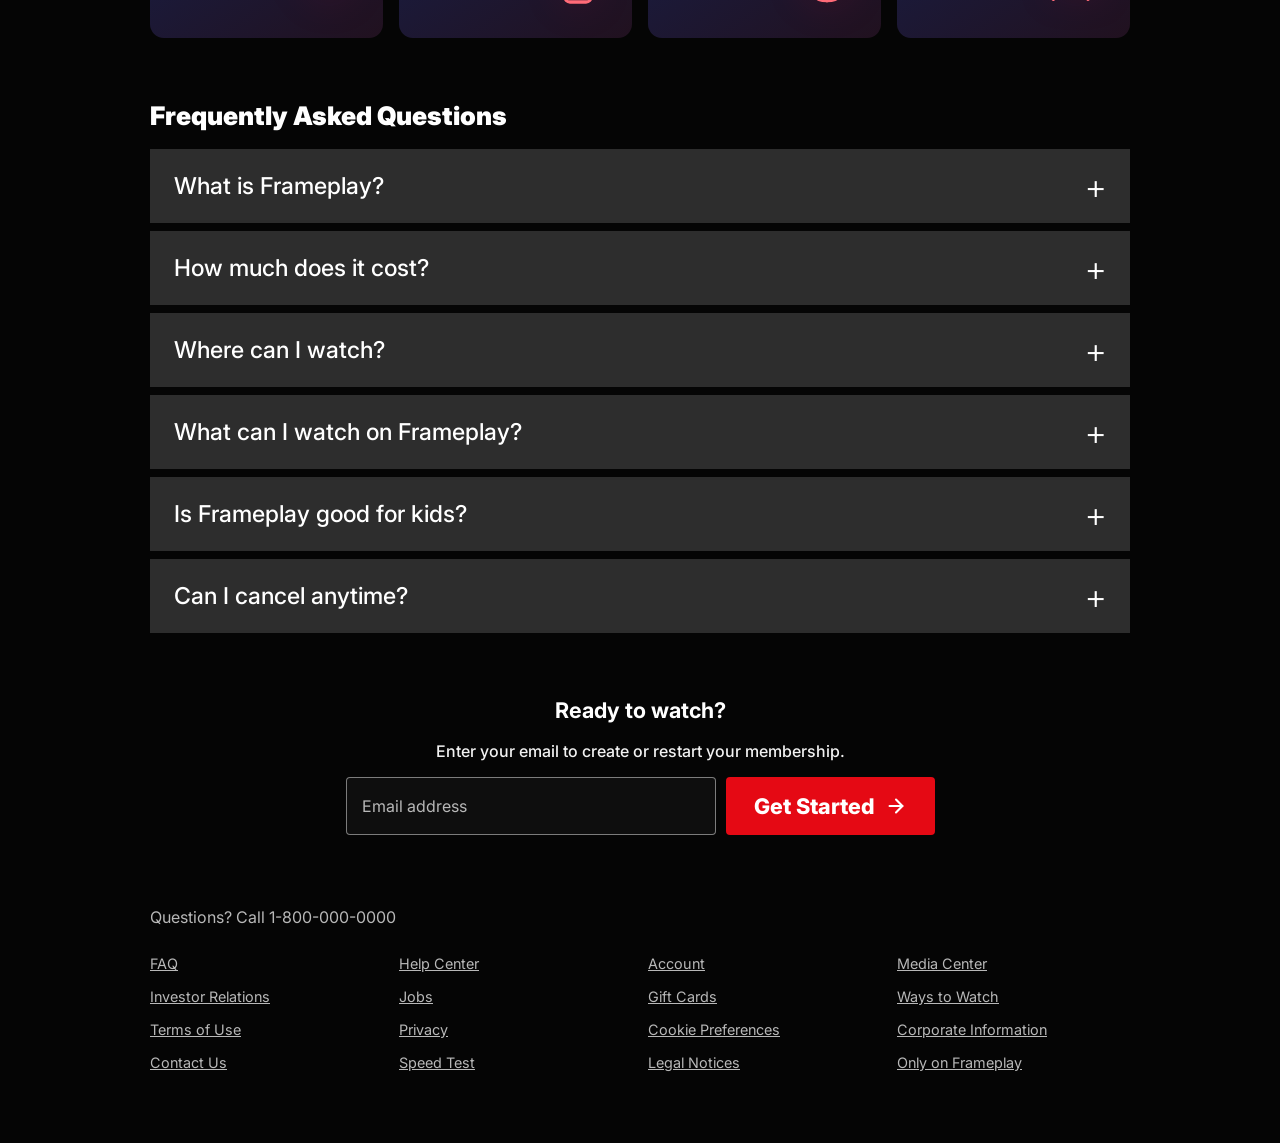
<file: web/streaming/index.html>
<!DOCTYPE html>
<html lang="en">
<head>
  <meta charset="UTF-8">
  <meta name="viewport" content="width=device-width, initial-scale=1.0">
  <title>Frameplay | Streaming Landing Page Mockup</title>
  <meta name="description" content="A generic streaming-service landing page mockup inspired by current subscription streaming acquisition pages.">
  <link rel="preconnect" href="https://fonts.googleapis.com">
  <link rel="preconnect" href="https://fonts.gstatic.com" crossorigin>
  <link href="https://fonts.googleapis.com/css2?family=Inter:wght@400;500;600;700;800;900&display=swap" rel="stylesheet">
  <link rel="icon" href="../../lofi.png">
  <link rel="stylesheet" href="styles.css">
</head>
<body>
  <header class="site-header">
    <a class="brand" href="../" aria-label="Back to web design showcase">
      <span class="brand-mark">F</span>
      <span>Frameplay</span>
    </a>
    <div class="header-actions">
      <label class="language-picker">
        <span class="sr-only">Language</span>
        <select>
          <option>English</option>
          <option>Español</option>
        </select>
      </label>
      <a class="signin" href="#">Sign In</a>
    </div>
  </header>

  <main>
    <section class="hero">
      <div class="hero-media" aria-hidden="true">
        <img src="assets/hero-backdrop.png" alt="">
      </div>
      <div class="hero-shade"></div>
      <div class="hero-content">
        <h1>Unlimited movies, TV shows, and more</h1>
        <p class="price-line">Starts at $8.99. Cancel anytime.</p>
        <form class="email-form">
          <p>Ready to watch? Enter your email to create or restart your membership.</p>
          <div class="form-row">
            <label class="email-field">
              <input type="email" autocomplete="email" placeholder=" " required>
              <span>Email address</span>
            </label>
            <button type="submit">
              Get Started
              <svg viewBox="0 0 24 24" aria-hidden="true"><path d="M5 12h14"/><path d="m12 5 7 7-7 7"/></svg>
            </button>
          </div>
        </form>
      </div>
    </section>

    <div class="curve-divider" aria-hidden="true"></div>

    <section class="plan-callout">
      <div>
        <h2>Frameplay you love for just $8.99.</h2>
        <p>Get our most affordable, ad-supported plan.</p>
      </div>
      <a href="#">Learn More</a>
    </section>

    <section class="content-section">
      <div class="section-heading">
        <h2>Trending Now</h2>
      </div>
      <div class="trending-shell">
        <div class="trending-rail" aria-label="Trending titles">
          <article class="trend-card trend-1"><span>1</span><h3>Skybound</h3></article>
          <article class="trend-card trend-2"><span>2</span><h3>Goldwing</h3></article>
          <article class="trend-card trend-3"><span>3</span><h3>Lost Canopy</h3></article>
          <article class="trend-card trend-4"><span>4</span><h3>Signal Gate</h3></article>
          <article class="trend-card trend-5"><span>5</span><h3>Wild Earth</h3></article>
          <article class="trend-card trend-6"><span>6</span><h3>Night Signal</h3></article>
          <article class="trend-card trend-7"><span>7</span><h3>Afterglow</h3></article>
          <article class="trend-card trend-8"><span>8</span><h3>Moon Vale</h3></article>
          <article class="trend-card trend-9"><span>9</span><h3>Final Yard</h3></article>
          <article class="trend-card trend-10"><span>10</span><h3>High Floor</h3></article>
        </div>
        <button class="rail-next" type="button" aria-label="Next trending titles">›</button>
      </div>
    </section>

    <section class="content-section">
      <div class="section-heading">
        <h2>More Reasons to Join</h2>
      </div>
      <div class="reason-grid">
        <article class="reason-card">
          <h3>Enjoy on your TV</h3>
          <p>Watch on Smart TVs, game consoles, streaming sticks, set-top boxes, and more.</p>
          <svg viewBox="0 0 48 48" aria-hidden="true"><rect x="7" y="10" width="34" height="22" rx="3"/><path d="M18 39h12M24 32v7"/></svg>
        </article>
        <article class="reason-card">
          <h3>Download your shows to watch offline</h3>
          <p>Save your favorites easily and always have something ready to watch.</p>
          <svg viewBox="0 0 48 48" aria-hidden="true"><rect x="14" y="6" width="20" height="36" rx="4"/><path d="M24 14v15M18 23l6 6 6-6"/></svg>
        </article>
        <article class="reason-card">
          <h3>Watch everywhere</h3>
          <p>Stream unlimited movies and shows on phone, tablet, laptop, and TV.</p>
          <svg viewBox="0 0 48 48" aria-hidden="true"><circle cx="24" cy="24" r="17"/><path d="M7 24h34M24 7c5 5 7 10 7 17s-2 12-7 17M24 7c-5 5-7 10-7 17s2 12 7 17"/></svg>
        </article>
        <article class="reason-card">
          <h3>Create profiles for kids</h3>
          <p>Send kids on adventures with favorite characters in a space made just for them.</p>
          <svg viewBox="0 0 48 48" aria-hidden="true"><circle cx="18" cy="18" r="7"/><circle cx="32" cy="20" r="5"/><path d="M7 40c2-8 7-12 13-12s11 4 13 12M28 33c2-3 5-5 9-5 3 0 5 2 6 6"/></svg>
        </article>
      </div>
    </section>

    <section class="content-section faq-section">
      <div class="section-heading">
        <h2>Frequently Asked Questions</h2>
      </div>
      <div class="faq-list">
        <details>
          <summary>What is Frameplay?</summary>
          <p>Frameplay is a sample streaming service concept with movies, series, documentaries, and live event programming.</p>
        </details>
        <details>
          <summary>How much does it cost?</summary>
          <p>Plans in this mockup start at $8.99 per month. The page is a static design prototype and does not process payments.</p>
        </details>
        <details>
          <summary>Where can I watch?</summary>
          <p>Watch on phones, tablets, computers, smart TVs, and streaming devices.</p>
        </details>
        <details>
          <summary>What can I watch on Frameplay?</summary>
          <p>The mock catalog includes feature films, series, documentaries, family titles, and seasonal live events.</p>
        </details>
        <details>
          <summary>Is Frameplay good for kids?</summary>
          <p>The prototype includes kid-friendly profiles, simple controls, and family programming as part of the service story.</p>
        </details>
        <details>
          <summary>Can I cancel anytime?</summary>
          <p>Yes. The design mirrors the familiar subscription promise of simple online cancellation.</p>
        </details>
      </div>
    </section>

    <section class="final-cta">
      <h2>Ready to watch?</h2>
      <form class="email-form email-form-compact">
        <p>Enter your email to create or restart your membership.</p>
        <div class="form-row">
          <label class="email-field">
            <input type="email" autocomplete="email" placeholder=" " required>
            <span>Email address</span>
          </label>
          <button type="submit">
            Get Started
            <svg viewBox="0 0 24 24" aria-hidden="true"><path d="M5 12h14"/><path d="m12 5 7 7-7 7"/></svg>
          </button>
        </div>
      </form>
    </section>
  </main>

  <footer class="footer">
    <p>Questions? Call 1-800-000-0000</p>
    <nav aria-label="Footer">
      <a href="#">FAQ</a>
      <a href="#">Help Center</a>
      <a href="#">Account</a>
      <a href="#">Media Center</a>
      <a href="#">Investor Relations</a>
      <a href="#">Jobs</a>
      <a href="#">Gift Cards</a>
      <a href="#">Ways to Watch</a>
      <a href="#">Terms of Use</a>
      <a href="#">Privacy</a>
      <a href="#">Cookie Preferences</a>
      <a href="#">Corporate Information</a>
      <a href="#">Contact Us</a>
      <a href="#">Speed Test</a>
      <a href="#">Legal Notices</a>
      <a href="#">Only on Frameplay</a>
    </nav>
  </footer>
  <script>
    document.querySelectorAll('.trending-shell').forEach((shell) => {
      const rail = shell.querySelector('.trending-rail');
      const next = shell.querySelector('.rail-next');
      next?.addEventListener('click', () => {
        rail.scrollBy({ left: Math.round(rail.clientWidth * 0.82), behavior: 'smooth' });
      });
    });
  </script>
</body>
</html>
</file>
<file: web/styles.css>
*, *::before, *::after {
  box-sizing: border-box;
}

:root {
  --black: #000000;
  --surface: #111111;
  --surface-raised: #1a1a1a;
  --border: #222222;
  --border-visible: #333333;
  --text-disabled: #666666;
  --text-secondary: #999999;
  --text-primary: #e8e8e8;
  --text-display: #ffffff;
  --accent: #a855f7;
  --accent-subtle: rgba(168, 85, 247, 0.15);
  --font-display: 'Doto', 'Space Mono', monospace;
  --font-body: 'Space Grotesk', 'DM Sans', system-ui, sans-serif;
  --font-mono: 'Space Mono', 'JetBrains Mono', 'SF Mono', monospace;
  --ease: cubic-bezier(0.25, 0.1, 0.25, 1);
  --showcase-card-height: 560px;
  --showcase-mobile-media-height: 360px;
  --showcase-mobile-copy-height: 480px;
}

html {
  min-height: 100%;
  scroll-behavior: smooth;
  overflow-x: hidden;
}

body {
  margin: 0;
  min-height: 100vh;
  background: var(--black);
  color: var(--text-primary);
  font-family: var(--font-body);
  letter-spacing: 0;
  line-height: 1.5;
  overflow-x: hidden;
  -webkit-font-smoothing: antialiased;
  -moz-osx-font-smoothing: grayscale;
}

body::before {
  content: '';
  position: fixed;
  inset: 0;
  background-image: url("data:image/svg+xml,%3Csvg viewBox='0 0 256 256' xmlns='http://www.w3.org/2000/svg'%3E%3Cfilter id='noise'%3E%3CfeTurbulence type='fractalNoise' baseFrequency='0.9' numOctaves='4' stitchTiles='stitch'/%3E%3C/filter%3E%3Crect width='100%25' height='100%25' filter='url(%23noise)' opacity='0.03'/%3E%3C/svg%3E");
  opacity: 0.3;
  pointer-events: none;
  z-index: 100;
}

a {
  color: inherit;
  text-decoration: none;
}

img {
  display: block;
  max-width: 100%;
}

.dot-grid-bg {
  position: fixed;
  inset: 0;
  background-image: radial-gradient(circle, var(--border) 0.5px, transparent 0.5px);
  background-size: 16px 16px;
  opacity: 0.15;
  pointer-events: none;
  z-index: 0;
}

.showcase-header {
  position: fixed;
  top: 0;
  left: 0;
  right: 0;
  z-index: 10;
  display: flex;
  align-items: center;
  justify-content: space-between;
  min-height: 72px;
  padding: 0 3rem;
  background: rgba(0, 0, 0, 0.85);
  border-bottom: 1px solid var(--border);
  backdrop-filter: blur(20px);
  -webkit-backdrop-filter: blur(20px);
}

.showcase-logo {
  display: flex;
  align-items: center;
  gap: 8px;
  color: var(--text-primary);
  font-family: var(--font-mono);
  font-size: 13px;
  letter-spacing: 0.05em;
  text-decoration: none;
}

.showcase-logo-img {
  width: 40px;
  height: 40px;
  border: 1px solid var(--border-visible);
  border-radius: 50%;
  object-fit: cover;
}

.showcase-logo-text span {
  color: var(--accent);
}

main {
  position: relative;
  z-index: 1;
  padding: 0 3rem 96px;
}

.showcase-intro-section {
  display: flex;
  max-width: 1200px;
  margin: 0 auto;
  padding: 128px 0 40px;
  border-bottom: 1px solid var(--border);
}

.showcase-kicker {
  display: flex;
  align-items: center;
  gap: 1rem;
  margin: 0 0 20px;
  color: var(--text-secondary);
  font-family: var(--font-mono);
  font-size: 11px;
  letter-spacing: 0.2em;
  text-transform: uppercase;
}

.showcase-kicker::before {
  content: '';
  width: 40px;
  height: 1px;
  background: var(--accent);
}

.showcase-intro {
  max-width: 420px;
  margin: 0;
  color: var(--text-secondary);
  font-family: var(--font-mono);
  font-size: 13px;
  line-height: 1.8;
}

.design-grid {
  display: grid;
  gap: 32px;
  max-width: 1200px;
  margin: 0 auto;
  padding: 40px 0 96px;
}

.design-card {
  display: grid;
  grid-template-columns: minmax(0, 1fr) minmax(340px, 0.72fr);
  gap: 0;
  height: var(--showcase-card-height);
  overflow: hidden;
  background: var(--surface);
  border: 1px solid var(--border);
  border-radius: 0;
  box-shadow: none;
  transition: border-color 180ms var(--ease), background 180ms var(--ease);
}

.design-card:hover {
  background: var(--surface-raised);
  border-color: var(--border-visible);
}

.design-media {
  height: 100%;
  min-height: 0;
  background: #111;
  overflow: hidden;
}

.design-media img {
  width: 100%;
  height: 100%;
  max-width: none;
  min-height: 0;
  object-fit: cover;
  filter: saturate(0.92) contrast(1.04);
  transition: transform 700ms var(--ease);
}

.design-card:hover .design-media img {
  transform: scale(1.025);
}

.design-media img.streaming-thumbnail {
  object-position: center center;
  transform: scale(1.18);
}

.design-card:hover .design-media img.streaming-thumbnail {
  transform: scale(1.21);
}

.design-media img.commerce-thumbnail {
  object-position: center center;
}

.design-copy {
  display: flex;
  flex-direction: column;
  justify-content: center;
  min-height: 0;
  padding: clamp(28px, 5vw, 64px);
  border-left: 1px solid var(--border);
}

.design-meta {
  margin-bottom: 18px;
  color: var(--accent);
  font-family: var(--font-mono);
  font-size: 11px;
  letter-spacing: 0.2em;
  text-transform: uppercase;
}

.design-copy h2 {
  margin: 0;
  color: var(--text-display);
  font-size: clamp(32px, 4vw, 56px);
  font-weight: 700;
  line-height: 1.05;
  letter-spacing: 0;
}

.design-copy p {
  margin: 22px 0 0;
  color: var(--text-secondary);
  font-family: var(--font-mono);
  font-size: 13px;
  line-height: 1.8;
}

.design-tags {
  display: flex;
  flex-wrap: wrap;
  gap: 8px;
  margin: 30px 0 0;
}

.design-tags span {
  display: inline-flex;
  align-items: center;
  min-height: 32px;
  padding: 0 14px;
  border: 1px solid var(--border-visible);
  border-radius: 0;
  background: transparent;
  color: var(--text-primary);
  font-family: var(--font-mono);
  font-size: 12px;
  letter-spacing: 0.05em;
}

.design-link {
  display: inline-flex;
  align-items: center;
  gap: 10px;
  width: fit-content;
  margin-top: 34px;
  padding: 12px 20px;
  border-radius: 999px;
  background: var(--text-display);
  color: var(--black);
  font-family: var(--font-mono);
  font-size: 12px;
  letter-spacing: 0.08em;
  text-transform: uppercase;
  transition: transform 180ms var(--ease), background 180ms var(--ease), color 180ms var(--ease);
}

.design-link svg {
  width: 17px;
  height: 17px;
  fill: none;
  stroke: currentColor;
  stroke-width: 2;
  stroke-linecap: round;
  stroke-linejoin: round;
  transition: transform 180ms ease;
}

.design-link:hover {
  background: var(--accent);
  color: var(--text-display);
  transform: translateY(-2px);
}

.design-link:hover svg {
  transform: translateX(3px);
}

@media (max-width: 820px) {
  .showcase-header {
    padding-left: 24px;
    padding-right: 24px;
    padding-top: 18px;
    padding-bottom: 18px;
  }

  main {
    padding-left: 24px;
    padding-right: 24px;
  }

  .showcase-intro-section {
    padding-top: 112px;
    align-items: flex-start;
    flex-direction: column;
    gap: 24px;
  }

  .design-card {
    grid-template-columns: 1fr;
    grid-template-rows: var(--showcase-mobile-media-height) var(--showcase-mobile-copy-height);
    height: auto;
  }

  .design-copy {
    border-left: 0;
    border-top: 1px solid var(--border);
    height: var(--showcase-mobile-copy-height);
  }

  .design-media,
  .design-media img {
    height: var(--showcase-mobile-media-height);
    min-height: 0;
  }
}

@media (max-width: 520px) {
  main {
    padding-bottom: 56px;
  }

  .showcase-kicker {
    font-size: 10px;
    letter-spacing: 0.16em;
  }

  .showcase-kicker::before {
    width: 30px;
  }

  .design-copy {
    padding: 28px 22px 32px;
  }
}
</file>
<file: wfonter/assets/index-BYd1Wb3P.css>
:root{color-scheme:light;font-family:-apple-system,BlinkMacSystemFont,SF Pro Display,Segoe UI,Roboto,sans-serif;line-height:1.4;--sky-0: #87ceeb;--sky-1: #6bb3e0;--sky-2: #4a9bd9;--sky-3: #3b8dd4;--glass-bg: rgba(255, 255, 255, .22);--glass-border: rgba(255, 255, 255, .38);--text: rgba(0, 0, 0, .82);--muted: rgba(0, 0, 0, .56);--danger: #ef4444;--accent-gradient: linear-gradient(135deg, #a78bfa, #f472b6, #fb923c);--preview-bg: linear-gradient(160deg, #0f0c29 0%, #302b63 50%, #24243e 100%)}*{box-sizing:border-box}body{margin:0;min-height:100vh;overflow-x:hidden;font-family:inherit;color:var(--text);background:linear-gradient(180deg,var(--sky-0) 0%,var(--sky-1) 30%,var(--sky-2) 60%,var(--sky-3) 100%)}#root{min-height:100vh}.appShell{position:relative;min-height:100vh}.sky-container{position:fixed;top:0;left:0;width:100%;height:100%;overflow:hidden;pointer-events:none;z-index:0}.rainbow{position:absolute;border-radius:50%;opacity:.28;filter:blur(2px)}.rainbow-1{width:820px;height:410px;top:28%;left:-240px;background:conic-gradient(from 180deg at 50% 100%,transparent 0deg,rgba(148,0,211,.18) 10deg,rgba(75,0,130,.18) 20deg,rgba(0,0,255,.18) 30deg,rgba(0,255,0,.18) 40deg,rgba(255,255,0,.18) 50deg,rgba(255,127,0,.18) 60deg,rgba(255,0,0,.18) 70deg,transparent 80deg,transparent 180deg);animation:rainbow-float 20s ease-in-out infinite}@keyframes rainbow-float{0%,to{transform:translateY(0) scale(1);opacity:.28}50%{transform:translateY(-18px) scale(1.05);opacity:.36}}.cloud{position:absolute;background:#fffffff2;border-radius:100px;filter:blur(1px);opacity:.9}.cloud:before,.cloud:after{content:"";position:absolute;background:#fffffff2;border-radius:50%}.cloud-1{width:200px;height:60px;top:10%;animation:cloud-float 30s linear infinite}.cloud-1:before{width:100px;height:80px;top:-40px;left:30px}.cloud-1:after{width:70px;height:70px;top:-35px;left:90px}.cloud-2{width:150px;height:45px;top:22%;animation:cloud-float 36s linear infinite;animation-delay:-12s;opacity:.8}.cloud-2:before{width:70px;height:55px;top:-30px;left:20px}.cloud-2:after{width:50px;height:50px;top:-25px;left:70px}.cloud-3{width:180px;height:50px;top:14%;animation:cloud-float 42s linear infinite;animation-delay:-22s;opacity:.7}.cloud-3:before{width:80px;height:65px;top:-35px;left:25px}.cloud-3:after{width:60px;height:55px;top:-28px;left:85px}.cloud-4{width:120px;height:35px;top:36%;animation:cloud-float 46s linear infinite;animation-delay:-6s;opacity:.6}.cloud-4:before{width:55px;height:45px;top:-25px;left:15px}.cloud-4:after{width:40px;height:40px;top:-20px;left:55px}.cloud-5{width:160px;height:48px;top:8%;animation:cloud-float 38s linear infinite;animation-delay:-16s;opacity:.85}.cloud-5:before{width:75px;height:60px;top:-32px;left:22px}.cloud-5:after{width:55px;height:52px;top:-26px;left:78px}.cloud-6{width:140px;height:42px;top:44%;animation:cloud-float 50s linear infinite;animation-delay:-26s;opacity:.5}.cloud-6:before{width:65px;height:52px;top:-28px;left:18px}.cloud-6:after{width:48px;height:46px;top:-23px;left:65px}@keyframes cloud-float{0%{transform:translate(-300px)}to{transform:translate(calc(100vw + 300px))}}.content{position:relative;z-index:10;max-width:1100px;margin:0 auto;padding:48px 20px 60px;display:grid;gap:16px}.hero{display:grid;place-items:center;padding:8px 0 12px;text-align:center}.srOnly{position:absolute;width:1px;height:1px;padding:0;margin:-1px;overflow:hidden;clip:rect(0,0,0,0);white-space:nowrap;border:0}.titleArt{filter:drop-shadow(0 20px 40px rgba(0,0,0,.18));-webkit-user-select:none;user-select:none}.titleArt svg{width:min(645px,100%);height:auto;display:block;margin:0 auto}.titleArt .titleGlyph{transform-box:fill-box;transform-origin:center;animation:title-wave-roll 3.4s cubic-bezier(.45,0,.55,1) infinite alternate;animation-delay:calc(var(--i) * -.2s);will-change:transform}.titleFallback{font-size:40px;font-weight:850;letter-spacing:-.02em;background:var(--accent-gradient);-webkit-background-clip:text;-webkit-text-fill-color:transparent;background-clip:text;filter:drop-shadow(0 16px 30px rgba(0,0,0,.16))}@keyframes title-wave-roll{0%{transform:translate3d(0,-10px,0) rotate(-4deg)}to{transform:translate3d(0,10px,0) rotate(4deg)}}@media(prefers-reduced-motion:reduce){.titleArt .titleGlyph{animation:none}}.pill{padding:6px 10px;border-radius:999px;background:#ffffff2e;border:1px solid rgba(255,255,255,.35);backdrop-filter:blur(12px);-webkit-backdrop-filter:blur(12px);font-size:12px;color:#000000b8;box-shadow:0 8px 24px #00000014}.appGrid{display:grid;grid-template-columns:360px 1fr;gap:16px;align-items:start}@media(max-width:940px){.appGrid{grid-template-columns:1fr}}.glassCard{position:relative;background:var(--glass-bg);backdrop-filter:blur(24px);-webkit-backdrop-filter:blur(24px);border-radius:24px;border:1px solid var(--glass-border);box-shadow:0 18px 60px #00000029,inset 0 1px #ffffff8c,inset 0 -1px #ffffff26;overflow:hidden;padding:18px}.glassCard:before{content:"";position:absolute;top:0;left:0;right:0;height:46%;background:linear-gradient(180deg,#ffffff59,#ffffff1a);pointer-events:none}@keyframes glass-shimmer{0%{background-position:-200% 0}to{background-position:200% 0}}.glassCard:after{content:"";position:absolute;top:0;right:0;bottom:0;left:0;background:linear-gradient(90deg,transparent 0%,rgba(255,255,255,.12) 50%,transparent 100%);background-size:200% 100%;animation:glass-shimmer 10s ease-in-out infinite;pointer-events:none}.cardHeader{position:relative;z-index:1;margin-bottom:14px}.cardTitle{margin:0;font-size:16px;font-weight:750;color:#000000d1}.fieldStack{display:grid;gap:12px;position:relative;z-index:1}.fieldRow{display:grid;grid-template-columns:1fr 1fr;gap:12px}@media(max-width:420px){.fieldRow{grid-template-columns:1fr}}.field label{display:block;margin:0 0 6px;font-size:12px;font-weight:650;color:#000000a8}.fieldHelp{margin-top:6px;font-size:12px;color:var(--muted)}.glassField{position:relative;background:#ffffff40;backdrop-filter:blur(20px);-webkit-backdrop-filter:blur(20px);border-radius:18px;border:1px solid rgba(255,255,255,.45);box-shadow:0 8px 32px #0000001a,inset 0 1px #ffffff8c,inset 0 -1px #fff3;overflow:hidden}.glassField:before{content:"";position:absolute;top:0;left:0;right:0;height:52%;background:linear-gradient(180deg,#ffffff42,#ffffff14);pointer-events:none}.glassField:focus-within{border-color:#ffffffb3;box-shadow:0 8px 32px #00000024,0 0 0 4px #fff3,inset 0 1px #ffffff8c,inset 0 -1px #fff3}.glassInput{position:relative;z-index:1;width:100%;padding:14px 16px;border:none;background:transparent;color:#000000d1;outline:none;font-size:14px}.glassInput::placeholder{color:#00000073}.glassTextarea{resize:vertical;min-height:60px;font-family:inherit;line-height:1.4}.range{width:100%;margin-top:10px;accent-color:#a78bfa}.toggleRow{display:flex;justify-content:space-between;align-items:center;gap:12px;padding:10px 12px;border-radius:18px;background:#ffffff2e;border:1px solid rgba(255,255,255,.3);backdrop-filter:blur(16px);-webkit-backdrop-filter:blur(16px)}.toggleMeta{display:grid;gap:2px;min-width:0}.toggleTitle{font-size:12px;font-weight:650;color:#000000b8}.toggleHelp{font-size:12px;color:#00000085}.toggleControls{display:flex;align-items:center;gap:10px;flex:0 0 auto}.switch{position:relative;width:46px;height:28px;flex:0 0 auto}.switch input{opacity:0;width:0;height:0}.switchTrack{position:absolute;top:0;right:0;bottom:0;left:0;border-radius:999px;background:#00000024;border:1px solid rgba(255,255,255,.35);transition:background .2s ease}.switchThumb{position:absolute;top:50%;left:3px;width:22px;height:22px;transform:translateY(-50%);border-radius:50%;background:#ffffffe6;box-shadow:0 10px 22px #0000002e;transition:transform .2s ease}.switch input:checked+.switchTrack{background:#a78bfa9e}.switch input:checked+.switchTrack .switchThumb{transform:translateY(-50%) translate(18px)}.switch input:focus-visible+.switchTrack{outline:2px solid rgba(255,255,255,.85);outline-offset:3px}.buttonRow{display:grid;grid-template-columns:1fr 1fr;gap:10px;margin-top:14px;position:relative;z-index:1}.btn{padding:12px 14px;border-radius:14px;border:1px solid rgba(255,255,255,.35);background:#fff3;color:#000000c7;cursor:pointer;font-weight:750;transition:transform .12s ease,filter .12s ease}.btn:hover{transform:translateY(-1px)}.btn:disabled{opacity:.55;cursor:not-allowed;transform:none}.btnPrimary{background:var(--accent-gradient);color:#fffffff2;border-color:#ffffff59;box-shadow:0 12px 28px #0000002e}.btnPrimary:hover{filter:brightness(1.03)}.alert{margin-top:12px;padding:10px 12px;border-radius:16px;border:1px solid rgba(255,255,255,.35);background:#ffffff26;color:#000000b8;font-size:12px;white-space:pre-wrap;position:relative;z-index:1}.alertDanger{border-color:#ef444459;background:#ef44441f;color:#7f1d1de6}.previewStage{position:relative;z-index:1;background:var(--preview-bg);border:1px solid rgba(255,255,255,.18);border-radius:20px;padding:16px;min-height:260px;display:grid;place-items:center;box-shadow:0 18px 50px #00000038,inset 0 1px #ffffff1a}.canvasPreview{display:inline-block;border-radius:18px;overflow:hidden;border:1px solid rgba(255,255,255,.18);background:#ffffff0f;box-shadow:0 18px 50px #00000038}.previewStage svg{width:auto;height:auto;max-width:100%;max-height:min(70vh,700px);display:block}.previewStage .mono{color:#ffffffbf}.metaRow{margin-top:10px;position:relative;z-index:1;display:flex;gap:8px;flex-wrap:wrap}.mono{font-family:ui-monospace,SFMono-Regular,Menlo,Monaco,Consolas,Liberation Mono,monospace;font-size:12px;color:#0000009e}.sideDrawer{position:absolute;top:0;right:0;height:100%;z-index:1000;pointer-events:none}.sideDrawerTab{position:absolute;top:50%;right:0;transform:translateY(-50%);writing-mode:vertical-rl;text-orientation:mixed;padding:16px 10px;background:var(--glass-bg);backdrop-filter:blur(24px);-webkit-backdrop-filter:blur(24px);border:1px solid var(--glass-border);border-right:none;border-radius:16px 0 0 16px;cursor:pointer;font-size:13px;font-weight:700;color:#000000b8;box-shadow:-8px 0 24px #0000001a,inset 0 1px #ffffff8c;transition:background .2s ease;pointer-events:auto}.sideDrawerTab:hover{background:#ffffff52}.sideDrawerTab:focus-visible{outline:2px solid rgba(255,255,255,.85);outline-offset:-2px}.sideDrawer.open .sideDrawerTab{display:none}.sideDrawerTabText{display:block}.sideDrawerPanel{position:fixed;top:0;right:0;width:320px;height:100vh;background:var(--glass-bg);backdrop-filter:blur(24px);-webkit-backdrop-filter:blur(24px);border-left:1px solid var(--glass-border);box-shadow:-18px 0 60px #00000029,inset 0 1px #ffffff8c;display:flex;flex-direction:column;transform:translate(100%);transition:transform .3s ease;pointer-events:auto}.sideDrawer.open .sideDrawerPanel{transform:translate(0)}@media(prefers-reduced-motion:reduce){.sideDrawerPanel{transition:none}}.sideDrawerHeader{display:flex;align-items:center;justify-content:space-between;padding:16px 18px;border-bottom:1px solid rgba(255,255,255,.25);flex-shrink:0}.sideDrawerTitle{margin:0;font-size:15px;font-weight:750;color:#000000d1}.sideDrawerClose{width:32px;height:32px;padding:0;border:none;background:#00000014;border-radius:8px;cursor:pointer;font-size:20px;line-height:1;color:#0009;transition:background .15s ease}.sideDrawerClose:hover{background:#00000024}.sideDrawerClose:focus-visible{outline:2px solid rgba(255,255,255,.85);outline-offset:2px}.sideDrawerBody{flex:1;overflow-y:auto;padding:12px;display:flex;flex-direction:column;gap:8px}.sideDrawerBody>.fieldHelp{padding:0 6px 4px}.drawerActions{display:flex;gap:8px;padding:0 0 4px}.btnSmall{flex:1;padding:8px 12px;font-size:12px}.layerPanel{border-radius:14px;background:#ffffff2e;border:1px solid rgba(255,255,255,.3);overflow:hidden}.layerPanelNested{margin:0;border-radius:10px;background:#ffffff1f;border:1px solid rgba(255,255,255,.2)}.layerPanelHeader{display:flex;align-items:center;width:100%;padding:10px 12px;gap:8px;background:transparent;border:none;cursor:pointer;text-align:left;font-size:13px;font-weight:650;color:#000000b8;transition:background .15s ease}.layerPanelHeader:hover{background:#ffffff26}.layerPanelHeader:focus-visible{outline:2px solid rgba(255,255,255,.85);outline-offset:-2px}.layerPanelHeader:disabled{opacity:.5;cursor:not-allowed}.layerPanelHeader:disabled:hover{background:transparent}.layerPanelChevron{width:0;height:0;border-top:4px solid transparent;border-bottom:4px solid transparent;border-left:5px solid rgba(0,0,0,.45);flex-shrink:0;transition:transform .2s ease}.layerPanelHeader[aria-expanded=true] .layerPanelChevron{transform:rotate(90deg)}@media(prefers-reduced-motion:reduce){.layerPanelChevron{transition:none}}.layerPanelTitle{flex:1;min-width:0}.layerPanelControls{display:flex;align-items:center;gap:8px;flex-shrink:0}.layerPanelBody{padding:8px 12px 12px;border-top:1px solid rgba(255,255,255,.2);display:flex;flex-direction:column;gap:6px}.layerPanelBody.disabled{opacity:.5;pointer-events:none}.layerOffsetCompact{display:flex;flex-direction:column;gap:6px}.nestedToggles{display:grid;gap:6px;padding-left:12px;border-left:2px solid rgba(255,255,255,.25);margin-left:6px}.nestedToggles.disabled{opacity:.5;pointer-events:none}.toggleRowNested{padding:8px 10px}.layerGroup{display:grid;gap:6px}.layerOffsetGrid{display:grid;gap:6px;padding:10px 12px;border-radius:18px;background:#ffffff1f;border:1px solid rgba(255,255,255,.25);backdrop-filter:blur(16px);-webkit-backdrop-filter:blur(16px)}.layerOffsetRow{display:grid;grid-template-columns:16px auto 1fr auto auto;align-items:center;gap:6px}.layerOffsetAxis{font-size:12px;font-weight:750;color:#0009}.stepBtn{width:24px;height:24px;padding:0;border:1px solid rgba(255,255,255,.35);background:#ffffff40;border-radius:6px;cursor:pointer;font-size:14px;font-weight:700;line-height:1;color:#000000a6;transition:background .15s ease;flex-shrink:0}.stepBtn:hover{background:#fff6}.stepBtn:active{background:#ffffff80}.stepBtn:focus-visible{outline:2px solid rgba(255,255,255,.85);outline-offset:1px}.stepBtn:disabled{opacity:.4;cursor:not-allowed}.stepBtn:disabled:hover{background:#ffffff40}.layerRange{width:100%;margin:0}.layerOffsetValue{text-align:right;min-width:48px}.colorDot{display:inline-block;width:10px;height:10px;border-radius:50%;margin-right:6px;vertical-align:middle;border:1px solid rgba(0,0,0,.15)}.colorInput{width:28px;height:28px;padding:0;border:1px solid rgba(255,255,255,.35);background:#ffffff4d;border-radius:999px;cursor:pointer;box-shadow:0 10px 22px #00000024,inset 0 1px #ffffff8c}.colorInput::-webkit-color-swatch-wrapper{padding:0;border-radius:999px}.colorInput::-webkit-color-swatch{border:none;border-radius:999px}.colorInput:focus-visible{outline:2px solid rgba(255,255,255,.85);outline-offset:3px}.colorDotBlue{background:#3754f1}.colorDotGreen{background:#33d626}.colorDotYellow{background:#f6cb30}.colorDotOrange{background:#f78f15}.colorDotRed{background:red}.colorDotOutline{background:transparent;border:2px solid #FF0000}.colorDotFace{background:#fff}.alertWarning{border-color:#fb923c59;background:#fb923c1f;color:#7c2d12e6}
</file>
<file: web/commerce/styles.css>
*, *::before, *::after {
  box-sizing: border-box;
}

:root {
  --ink: #111827;
  --nav: #131921;
  --nav-2: #232f3e;
  --nav-text: #f7fafc;
  --page: #e3e6e6;
  --card: #ffffff;
  --muted: #5f6b76;
  --line: #d7dde2;
  --amber: #febd69;
  --amber-dark: #d8840f;
  --teal: #1e6d87;
  --sale: #cc0c39;
  --radius: 4px;
  font-family: Inter, Arial, Helvetica, sans-serif;
}

html {
  scroll-behavior: smooth;
  background: var(--page);
}

body {
  margin: 0;
  min-height: 100vh;
  background: var(--page);
  color: var(--ink);
  -webkit-font-smoothing: antialiased;
}

a {
  color: inherit;
  text-decoration: none;
}

button,
input,
select {
  font: inherit;
}

img {
  display: block;
  max-width: 100%;
}

.sr-only {
  position: absolute;
  width: 1px;
  height: 1px;
  padding: 0;
  margin: -1px;
  overflow: hidden;
  clip: rect(0, 0, 0, 0);
  white-space: nowrap;
  border: 0;
}

.market-header {
  position: sticky;
  top: 0;
  z-index: 20;
  color: var(--nav-text);
}

.topbar {
  display: grid;
  grid-template-columns: auto auto minmax(280px, 1fr) auto auto auto auto;
  align-items: center;
  gap: 8px;
  min-height: 58px;
  padding: 8px 18px;
  background: var(--nav);
}

.brand {
  display: inline-flex;
  align-items: center;
  min-height: 40px;
  padding: 0 6px;
  font-size: 1.55rem;
  font-weight: 900;
  letter-spacing: -0.02em;
}

.brand span {
  position: relative;
}

.brand span::after {
  content: '';
  position: absolute;
  left: 10px;
  right: -4px;
  bottom: -5px;
  height: 8px;
  border-bottom: 3px solid var(--amber);
  border-radius: 50%;
}

.deliver-to,
.language-link,
.account-link,
.cart-link {
  display: inline-flex;
  flex-direction: column;
  justify-content: center;
  min-height: 44px;
  padding: 6px 8px;
  border: 1px solid transparent;
  border-radius: 2px;
  background: transparent;
  color: var(--nav-text);
  cursor: pointer;
  text-align: left;
}

.deliver-to {
  min-width: 142px;
  padding-left: 24px;
  position: relative;
}

.deliver-to::before {
  content: '';
  position: absolute;
  left: 7px;
  top: 15px;
  width: 11px;
  height: 11px;
  border: 2px solid currentColor;
  border-radius: 50% 50% 50% 0;
  transform: rotate(-45deg);
}

.deliver-to::after {
  content: '';
  position: absolute;
  left: 11px;
  top: 19px;
  width: 3px;
  height: 3px;
  border-radius: 50%;
  background: currentColor;
}

.deliver-to:hover,
.language-link:hover,
.account-link:hover,
.cart-link:hover {
  border-color: rgba(255, 255, 255, 0.78);
}

.deliver-to span,
.language-link span,
.account-link span {
  color: #d6dde6;
  font-size: 0.75rem;
  line-height: 1.1;
}

.deliver-to strong,
.language-link strong,
.account-link strong,
.cart-link strong {
  font-size: 0.88rem;
  line-height: 1.1;
}

.language-link {
  flex-direction: row;
  align-items: center;
  gap: 5px;
}

.language-link span {
  display: inline-grid;
  place-items: center;
  width: 21px;
  height: 14px;
  background: linear-gradient(#b22234 0 14%, #fff 14% 28%, #b22234 28% 42%, #fff 42% 56%, #b22234 56% 70%, #fff 70% 84%, #b22234 84%);
  color: transparent;
  box-shadow: inset 0 0 0 1px rgba(255, 255, 255, 0.35);
}

.search-bar {
  display: grid;
  grid-template-columns: auto minmax(0, 1fr) 54px;
  height: 44px;
  border: 3px solid transparent;
  border-radius: 6px;
  overflow: hidden;
  background: #fff;
}

.search-bar:focus-within {
  border-color: var(--amber);
}

.search-bar select {
  width: 58px;
  height: 100%;
  border: 0;
  border-right: 1px solid #cad1d8;
  background: #eef1f3;
  color: #25313d;
  padding: 0 8px;
}

.search-field input {
  width: 100%;
  height: 100%;
  border: 0;
  outline: 0;
  padding: 0 14px;
  color: var(--ink);
  font-size: 1rem;
}

.search-bar button {
  display: grid;
  place-items: center;
  border: 0;
  background: var(--amber);
  color: #101820;
  cursor: pointer;
}

.search-bar button:hover {
  background: #f3a847;
}

.search-bar svg,
.cart-link svg,
.hero-arrow svg {
  width: 22px;
  height: 22px;
  fill: none;
  stroke: currentColor;
  stroke-width: 2.2;
  stroke-linecap: round;
  stroke-linejoin: round;
}

.cart-link {
  align-items: center;
  flex-direction: row;
  gap: 5px;
}

.cart-link svg {
  width: 32px;
  height: 32px;
}

.subnav {
  display: flex;
  align-items: center;
  gap: 2px;
  min-height: 40px;
  padding: 0 18px;
  overflow-x: auto;
  background: var(--nav-2);
  scrollbar-width: none;
}

.subnav::-webkit-scrollbar {
  display: none;
}

.subnav a {
  flex: 0 0 auto;
  display: inline-flex;
  align-items: center;
  gap: 6px;
  padding: 9px 10px;
  border: 1px solid transparent;
  border-radius: 2px;
  font-size: 0.88rem;
  white-space: nowrap;
}

.menu-icon {
  position: relative;
  width: 17px;
  height: 13px;
  border-top: 2px solid currentColor;
  border-bottom: 2px solid currentColor;
}

.menu-icon::before {
  content: '';
  position: absolute;
  left: 0;
  right: 0;
  top: 4px;
  border-top: 2px solid currentColor;
}

.subnav .subnav-promo {
  margin-left: auto;
  font-weight: 800;
}

.subnav a:hover {
  border-color: rgba(255, 255, 255, 0.72);
}

main {
  width: min(1480px, 100%);
  margin: 0 auto;
}

.hero {
  position: relative;
  height: 334px;
  min-height: 334px;
  overflow: hidden;
  background: #0067f5;
}

.hero::after {
  content: '';
  position: absolute;
  left: 0;
  right: 0;
  bottom: 0;
  height: 66px;
  background: linear-gradient(180deg, rgba(227, 230, 230, 0), var(--page));
  pointer-events: none;
}

.hero-copy {
  position: absolute;
  top: 34px;
  left: clamp(170px, 20.5vw, 300px);
  z-index: 2;
  max-width: 520px;
  padding: 0;
}

.hero h1 {
  margin: 2px 0 0;
  color: #fff;
  font-size: clamp(2.85rem, 4vw, 4.15rem);
  line-height: 0.98;
  letter-spacing: -0.04em;
  font-weight: 900;
}

.hero-kicker {
  margin: 0;
  color: #fff;
  font-size: clamp(1.35rem, 2vw, 1.55rem);
  font-weight: 900;
  letter-spacing: -0.03em;
  line-height: 1;
}

.hero-cta {
  display: inline-flex;
  align-items: center;
  min-height: 34px;
  margin-top: 10px;
  padding: 0 20px;
  border-radius: 999px;
  background: #ffd814;
  color: #111827;
  font-size: 0.9rem;
  font-weight: 700;
}

.hero small {
  display: block;
  margin-top: 4px;
  color: #fff;
  font-size: 0.78rem;
  font-weight: 600;
}

.hero img {
  position: absolute;
  inset: 0;
  z-index: 0;
  width: 100%;
  height: 100%;
  object-fit: cover;
  object-position: center center;
}

.hero-arrow {
  position: absolute;
  top: calc((100% - 88px) / 2);
  z-index: 4;
  display: grid;
  place-items: center;
  width: 58px;
  height: 100px;
  transform: translateY(-50%);
  border: 2px solid transparent;
  border-radius: 2px;
  background: transparent;
  color: #101820;
  cursor: pointer;
}

.hero-arrow:hover {
  border-color: #101820;
  background: rgba(255, 255, 255, 0.2);
}

.hero-arrow-left {
  left: 14px;
}

.hero-arrow-right {
  right: 14px;
}

.quick-grid {
  position: relative;
  z-index: 3;
  display: grid;
  grid-template-columns: repeat(4, minmax(0, 1fr));
  gap: 20px;
  padding: 0 24px;
  margin-top: -28px;
}

.category-card,
.content-band,
.feature-strip,
.recommendations {
  background: var(--card);
  box-shadow: 0 1px 2px rgba(15, 23, 42, 0.12);
}

.category-card {
  position: relative;
  height: 420px;
  padding: 20px 20px 46px;
}

.category-card h2,
.section-title h2,
.feature-strip h2 {
  margin: 0;
  color: #17202b;
  font-size: 1.35rem;
  line-height: 1.14;
  letter-spacing: -0.02em;
}

.category-mini-grid {
  display: grid;
  grid-template-columns: repeat(2, minmax(0, 1fr));
  gap: 16px 14px;
  margin: 12px 0 22px;
}

.category-mini-grid a {
  display: block;
  min-width: 0;
  color: #111827;
  font-size: 0.78rem;
  font-weight: 400;
  line-height: 1.25;
}

.deal-module .category-mini-grid img {
  height: 110px;
  object-fit: contain;
}

.deal-module .category-mini-grid {
  gap: 11px 14px;
  margin-bottom: 12px;
}

.deal-module .category-mini-grid strong {
  display: inline-flex;
  align-items: center;
  min-height: 24px;
  margin-right: 5px;
  padding: 0 7px;
  border-radius: 2px;
  background: var(--sale);
  color: #fff;
  font-size: 0.76rem;
  font-weight: 800;
}

.deal-module .category-mini-grid span {
  color: var(--sale);
  font-size: 0.76rem;
  font-weight: 800;
}

.promo-card > img {
  width: 100%;
  height: 304px;
  margin-top: 12px;
  object-fit: cover;
  background: #f5f6f6;
}

.category-mini-grid img {
  width: 100%;
  height: 116px;
  margin: 0 0 5px;
  object-fit: contain;
  background: #f5f6f6;
}

.category-card > a,
.section-title a,
.feature-strip a {
  color: #0f6a7a;
  font-size: 0.9rem;
  font-weight: 700;
}

.category-card > a {
  position: absolute;
  left: 20px;
  bottom: 22px;
}

.category-card > a:hover,
.section-title a:hover,
.feature-strip a:hover {
  color: var(--amber-dark);
  text-decoration: underline;
}

.content-band,
.recommendations {
  margin: 20px 24px 0;
  padding: 22px;
}

.section-title {
  display: flex;
  align-items: baseline;
  justify-content: space-between;
  gap: 16px;
  margin-bottom: 18px;
}

.deal-row {
  display: grid;
  grid-auto-flow: column;
  grid-auto-columns: minmax(210px, 1fr);
  gap: 16px;
  overflow-x: auto;
  padding-bottom: 4px;
}

.shelf-band {
  overflow: hidden;
}

.shelf-band .section-title {
  margin-bottom: 8px;
}

.shelf-row {
  display: grid;
  grid-auto-flow: column;
  grid-auto-columns: 172px;
  align-items: end;
  gap: 22px;
  overflow-x: auto;
  padding: 0 0 6px;
  scrollbar-width: none;
}

.shelf-row::-webkit-scrollbar {
  display: none;
}

.shelf-row img {
  width: 100%;
  height: 196px;
  object-fit: contain;
  background: #fff;
}

.deal-card {
  min-width: 210px;
}

.deal-art,
.product-art {
  display: block;
  width: 100%;
  height: 150px;
  min-height: 150px;
  overflow: hidden;
  border-radius: var(--radius);
  background: #edf1f5;
  object-fit: contain;
  object-position: center;
}

.deal-card p,
.product-card h3,
.product-card p {
  margin: 12px 0 0;
  font-size: 0.95rem;
  line-height: 1.35;
}

.deal-card strong {
  display: inline-flex;
  align-items: center;
  min-height: 24px;
  margin-right: 6px;
  padding: 0 8px;
  border-radius: 2px;
  background: var(--sale);
  color: #fff;
  font-size: 0.78rem;
}

.feature-strip {
  display: flex;
  align-items: center;
  justify-content: center;
  gap: 22px;
  margin: 20px 24px 0;
  padding: 22px 32px;
  border-top: 1px solid var(--line);
  border-bottom: 1px solid var(--line);
  background: #fff;
  color: var(--ink);
  text-align: center;
}

.feature-strip h2 {
  color: var(--ink);
  font-size: 1.45rem;
}

.feature-strip p {
  max-width: 520px;
  margin: 6px 0 0;
  color: var(--muted);
  font-size: 0.95rem;
  line-height: 1.45;
}

.feature-strip a {
  flex: 0 0 auto;
  display: inline-flex;
  align-items: center;
  min-height: 40px;
  padding: 0 42px;
  border: 1px solid #f0a000;
  border-radius: 20px;
  background: var(--amber);
  color: #101820;
  font-weight: 700;
}

.product-grid {
  display: grid;
  grid-template-columns: repeat(4, minmax(0, 1fr));
  gap: 16px;
}

.product-card {
  padding: 14px;
  border: 1px solid var(--line);
  border-radius: var(--radius);
}

.product-art {
  height: 178px;
  min-height: 178px;
}

.product-card h3 {
  font-size: 1rem;
  font-weight: 700;
}

.product-card p {
  color: #b42318;
  font-size: 1.1rem;
  font-weight: 800;
}

.market-footer {
  margin-top: 28px;
  background: var(--nav);
  color: #d5dee8;
  text-align: center;
}

.market-footer a {
  display: block;
  padding: 14px;
  background: #34465b;
  font-size: 0.9rem;
  font-weight: 700;
}

.market-footer p {
  margin: 0;
  padding: 34px 24px;
  font-size: 0.9rem;
}

@media (max-width: 980px) {
  .topbar {
    grid-template-columns: auto minmax(0, 1fr) auto;
  }

  .deliver-to,
  .language-link,
  .account-link.compact {
    display: none;
  }

  .search-bar {
    order: 4;
    grid-column: 1 / -1;
  }

  .hero {
    height: 330px;
    min-height: 330px;
  }

  .hero-copy {
    top: 50px;
    left: 64px;
    max-width: 390px;
  }

  .hero img {
    height: 100%;
  }

  .quick-grid,
  .product-grid {
    grid-template-columns: repeat(2, minmax(0, 1fr));
  }
}

@media (max-width: 640px) {
  .topbar {
    grid-template-columns: 1fr auto;
    gap: 8px;
    padding: 8px 10px;
  }

  .brand {
    font-size: 1.35rem;
  }

  .account-link {
    display: none;
  }

  .cart-link {
    justify-self: end;
  }

  .search-bar {
    height: 42px;
  }

  .search-bar select {
    width: 60px;
  }

  .subnav {
    padding: 0 10px;
  }

  .hero {
    height: 430px;
    min-height: 430px;
  }

  .hero-copy {
    top: 36px;
    right: 46px;
    left: 38px;
    max-width: none;
  }

  .hero h1 {
    max-width: 320px;
    font-size: 2.25rem;
  }

  .hero-kicker {
    font-size: 1.1rem;
  }

  .hero small {
    margin-top: 18px;
  }

  .hero img {
    height: 100%;
    object-position: 58% center;
  }

  .hero-arrow {
    top: 50%;
    width: 38px;
    height: 88px;
  }

  .hero-arrow-left {
    left: 4px;
  }

  .hero-arrow-right {
    right: 4px;
  }

  .quick-grid {
    grid-template-columns: 1fr;
    gap: 12px;
    padding: 0 12px;
    margin-top: -36px;
  }

  .category-card {
    height: auto;
    min-height: 0;
    padding: 18px;
  }

  .category-card > a {
    position: static;
  }

  .category-mini-grid {
    gap: 14px 12px;
  }

  .category-mini-grid img {
    height: 132px;
  }

  .content-band,
  .feature-strip,
  .recommendations {
    margin-left: 12px;
    margin-right: 12px;
    padding: 18px;
  }

  .feature-strip {
    align-items: flex-start;
    flex-direction: column;
  }

  .product-grid {
    grid-template-columns: 1fr;
  }
}
</file>
<file: web/runway/styles.css>
/* ========================================
   Generic Landing Page Mockup — Design System
   ======================================== */

@import url('https://fonts.googleapis.com/css2?family=Inter:wght@300;400;500;600;700;800&display=swap');

*, *::before, *::after {
  margin: 0;
  padding: 0;
  box-sizing: border-box;
}

:root {
  --white: #ffffff;
  --off-white: #f5f5f7;
  --grey-100: #e5e5e5;
  --grey-200: #c5c5c5;
  --grey-400: #8a8a8a;
  --grey-600: #555555;
  --grey-800: #2a2a2a;
  --black: #0a0a0a;
  --dark-bg: #111113;

  --font-main: 'Inter', -apple-system, BlinkMacSystemFont, sans-serif;
  --ease-out: cubic-bezier(0.16, 1, 0.3, 1);
  --ease-smooth: cubic-bezier(0.4, 0, 0.2, 1);
  --radius-sm: 8px;
  --radius-md: 12px;
  --radius-lg: 20px;
  --radius-xl: 24px;
}

html {
  scroll-behavior: smooth;
  -webkit-font-smoothing: antialiased;
  -moz-osx-font-smoothing: grayscale;
}

body {
  font-family: var(--font-main);
  background: var(--white);
  color: var(--black);
  line-height: 1.5;
  overflow-x: hidden;
}

a {
  color: inherit;
  text-decoration: none;
}

img {
  display: block;
  max-width: 100%;
  height: auto;
}

/* ========================================
   Header / Navigation
   ======================================== */

.nav-header {
  position: fixed;
  top: 0;
  left: 0;
  right: 0;
  z-index: 100;
  padding: 16px 32px;
  display: flex;
  align-items: center;
  justify-content: space-between;
  transition: background 0.3s var(--ease-smooth), backdrop-filter 0.3s;
}

.nav-header.scrolled {
  background: rgba(255, 255, 255, 0.88);
  backdrop-filter: blur(20px) saturate(180%);
  -webkit-backdrop-filter: blur(20px) saturate(180%);
  border-bottom: 1px solid rgba(0, 0, 0, 0.06);
}

.nav-logo {
  display: inline-flex;
  align-items: center;
  gap: 8px;
  font-size: 1.35rem;
  font-weight: 700;
  letter-spacing: -0.04em;
  color: var(--white);
  transition: color 0.3s;
}

.brand-mark {
  width: 24px;
  height: 24px;
  border: 1px solid currentColor;
  border-radius: 50%;
  display: inline-grid;
  place-items: center;
  color: inherit;
  flex: 0 0 auto;
}

.brand-mark::before {
  content: '';
  width: 9px;
  height: 9px;
  border-radius: 50%;
  background: currentColor;
  box-shadow: 6px 0 0 currentColor, 0 6px 0 currentColor, 6px 6px 0 currentColor;
  transform: translate(-3px, -3px);
}

.nav-links {
  display: flex;
  align-items: center;
  gap: 32px;
  list-style: none;
}

.nav-links a {
  font-size: 0.8rem;
  font-weight: 500;
  letter-spacing: 0.06em;
  text-transform: uppercase;
  color: rgba(255, 255, 255, 0.7);
  transition: color 0.2s;
}

.nav-links a:hover {
  color: var(--white);
}

.nav-actions {
  display: flex;
  align-items: center;
  gap: 10px;
}

.btn {
  font-family: var(--font-main);
  font-size: 0.82rem;
  font-weight: 500;
  padding: 9px 18px;
  border-radius: 100px;
  border: none;
  cursor: pointer;
  transition: all 0.25s var(--ease-smooth);
  letter-spacing: -0.01em;
}

.btn-outline {
  background: transparent;
  border: 1px solid rgba(255, 255, 255, 0.2);
  color: var(--white);
}

.btn-outline:hover {
  background: rgba(255, 255, 255, 0.1);
  border-color: rgba(255, 255, 255, 0.5);
}

.btn-primary {
  background: var(--white);
  color: var(--black);
}

.btn-primary:hover {
  background: var(--grey-100);
  transform: translateY(-1px);
  box-shadow: 0 4px 12px rgba(0, 0, 0, 0.15);
}

/* Scrolled Nav Inverse Adjustments */
.nav-header.scrolled .nav-logo {
  color: var(--black);
}
.nav-header.scrolled .nav-links a {
  color: var(--grey-600);
}
.nav-header.scrolled .nav-links a:hover {
  color: var(--black);
}
.nav-header.scrolled .btn-outline {
  border-color: var(--grey-200);
  color: var(--black);
}
.nav-header.scrolled .btn-outline:hover {
  background: var(--off-white);
  border-color: var(--grey-400);
}
.nav-header.scrolled .btn-primary {
  background: var(--black);
  color: var(--white);
}
.nav-header.scrolled .btn-primary:hover {
  background: var(--grey-800);
}

/* ========================================
   Hero Section
   ======================================== */

.hero {
  position: relative;
  height: 92vh;
  margin: 12px;
  border-radius: var(--radius-xl);
  overflow: hidden;
  display: flex;
  align-items: flex-end;
  padding: 56px 64px;
}

.hero-bg-layer {
  position: absolute;
  inset: 0;
  width: 100%;
  height: 100%;
}

.hero-image {
  position: absolute;
  inset: 0;
  width: 100%;
  height: 100%;
  object-fit: cover;
  object-position: center 20%;
  opacity: 0;
  transition: opacity 1.2s cubic-bezier(0.4, 0, 0.2, 1);
}

.hero-image.active {
  opacity: 1;
  z-index: 1;
}

.hero-overlay {
  position: absolute;
  inset: 0;
  background: linear-gradient(
    180deg,
    transparent 30%,
    rgba(0, 0, 0, 0.15) 60%,
    rgba(0, 0, 0, 0.4) 100%
  );
}

.hero-content {
  position: relative;
  z-index: 2;
  display: flex;
  align-items: flex-end;
  justify-content: space-between;
  width: 100%;
  gap: 48px;
}

.hero-text h1 {
  font-size: clamp(2.5rem, 4.5vw, 3.8rem);
  font-weight: 500;
  line-height: 1.08;
  letter-spacing: -0.03em;
  color: var(--white);
  margin-bottom: 24px;
}

.hero-cta {
  display: inline-flex;
  align-items: center;
  gap: 8px;
  background: rgba(255, 255, 255, 0.2);
  backdrop-filter: blur(20px);
  -webkit-backdrop-filter: blur(20px);
  border: 1px solid rgba(255, 255, 255, 0.2);
  color: var(--white);
  padding: 12px 26px;
  border-radius: 100px;
  font-size: 0.9rem;
  font-weight: 500;
  transition: all 0.3s var(--ease-smooth);
}

.hero-cta:hover {
  background: rgba(255, 255, 255, 0.3);
  transform: translateY(-2px);
}

.hero-cta svg {
  width: 16px;
  height: 16px;
  transition: transform 0.3s var(--ease-out);
}

.hero-cta:hover svg {
  transform: translateX(3px);
}

.hero-categories {
  display: flex;
  flex-direction: column;
  gap: 6px;
}

.hero-category {
  font-size: 0.82rem;
  font-weight: 500;
  letter-spacing: 0.04em;
  text-transform: uppercase;
  color: rgba(255, 255, 255, 0.5);
  padding: 6px 0;
  transition: all 0.3s;
  cursor: pointer;
  position: relative;
}

.hero-category::after {
  content: '↗';
  margin-left: 6px;
  opacity: 0;
  transition: opacity 0.2s;
}

.hero-category:hover {
  color: rgba(255, 255, 255, 0.9);
}

.hero-category:hover::after {
  opacity: 1;
}

.hero-category.active {
  color: var(--white);
}

/* ========================================
   Logo Strip
   ======================================== */

.logo-strip {
  padding: 64px 80px;
  text-align: center;
}

.logo-strip p {
  font-size: 0.85rem;
  color: var(--grey-400);
  margin-bottom: 32px;
}

.logos {
  display: flex;
  align-items: center;
  justify-content: center;
  gap: 56px;
  flex-wrap: wrap;
}

.logos span {
  font-size: 1.2rem;
  font-weight: 700;
  color: var(--grey-200);
  letter-spacing: -0.02em;
  text-transform: uppercase;
  transition: color 0.3s;
}

.logos span:hover {
  color: var(--grey-600);
}

/* ========================================
   Statement Section
   ======================================== */

.statement {
  padding: 80px 80px 48px;
}

.statement h2 {
  font-size: clamp(1.8rem, 3.5vw, 2.8rem);
  font-weight: 400;
  line-height: 1.3;
  letter-spacing: -0.02em;
  color: var(--black);
  max-width: 900px;
}

/* ========================================
   Product Grid
   ======================================== */

.product-grid {
  display: grid;
  grid-template-columns: repeat(4, 1fr);
  gap: 20px;
  padding: 32px 80px 80px;
}

.product-card {
  border-radius: var(--radius-lg);
  overflow: hidden;
  background: var(--off-white);
  transition: transform 0.4s var(--ease-out), box-shadow 0.4s;
  cursor: pointer;
}

.product-card:hover {
  transform: translateY(-6px);
  box-shadow: 0 20px 60px rgba(0, 0, 0, 0.1);
}

.product-card-image {
  width: 100%;
  aspect-ratio: 1;
  object-fit: cover;
  transition: transform 0.6s var(--ease-out);
}

.product-card:hover .product-card-image {
  transform: scale(1.03);
}

.product-card-body {
  padding: 24px 20px;
}

.product-card-body h3 {
  font-size: 1.15rem;
  font-weight: 600;
  line-height: 1.25;
  letter-spacing: -0.02em;
  margin-bottom: 8px;
}

.product-card-body p {
  font-size: 0.82rem;
  color: var(--grey-600);
  line-height: 1.5;
}

.product-card-actions {
  display: flex;
  gap: 8px;
  padding: 0 20px 20px;
}

.btn-sm {
  font-size: 0.75rem;
  padding: 7px 14px;
  border-radius: 100px;
  font-weight: 500;
  border: 1px solid var(--grey-200);
  background: var(--white);
  color: var(--black);
  cursor: pointer;
  transition: all 0.2s;
}

.btn-sm:hover {
  background: var(--black);
  color: var(--white);
  border-color: var(--black);
}

/* ========================================
   Research Section (Dark)
   ======================================== */

.research {
  margin: 0 12px;
  border-radius: var(--radius-xl);
  background: var(--dark-bg);
  color: var(--white);
  padding: 96px 80px;
  display: grid;
  grid-template-columns: 1fr 1fr;
  gap: 80px;
  position: relative;
  overflow: hidden;
}

.research::before {
  content: '';
  position: absolute;
  top: 0;
  left: 0;
  right: 0;
  height: 1px;
  background: linear-gradient(90deg, transparent, rgba(255,255,255,0.1), transparent);
}

.research-label {
  font-size: 0.75rem;
  font-weight: 500;
  letter-spacing: 0.08em;
  text-transform: uppercase;
  color: var(--grey-400);
  margin-bottom: 24px;
}

.research-mission h2 {
  font-size: clamp(1.5rem, 2.5vw, 2.1rem);
  font-weight: 400;
  line-height: 1.4;
  letter-spacing: -0.01em;
  color: rgba(255, 255, 255, 0.88);
  margin-bottom: 32px;
}

.research-mission .btn-outline {
  border-color: rgba(255, 255, 255, 0.2);
  color: var(--white);
}

.research-mission .btn-outline:hover {
  background: rgba(255, 255, 255, 0.08);
  border-color: rgba(255, 255, 255, 0.35);
}

.research-links {
  display: flex;
  flex-direction: column;
}

.research-link {
  display: flex;
  justify-content: space-between;
  align-items: flex-start;
  padding: 28px 0;
  border-top: 1px solid rgba(255, 255, 255, 0.1);
  cursor: pointer;
  transition: all 0.3s;
}

.research-link:last-child {
  border-bottom: 1px solid rgba(255, 255, 255, 0.1);
}

.research-link:hover {
  padding-left: 8px;
}

.research-link h4 {
  font-size: 1.15rem;
  font-weight: 500;
  margin-bottom: 6px;
}

.research-link p {
  font-size: 0.8rem;
  color: var(--grey-400);
  line-height: 1.45;
  max-width: 420px;
}

.research-link .arrow {
  font-size: 1.1rem;
  color: var(--grey-400);
  transition: transform 0.3s var(--ease-out), color 0.3s;
  flex-shrink: 0;
  margin-left: 16px;
  margin-top: 4px;
}

.research-link:hover .arrow {
  transform: translate(3px, -3px);
  color: var(--white);
}

/* ========================================
   Feature Rows
   ======================================== */

.features {
  padding: 120px 80px;
}

.features-header {
  margin-bottom: 72px;
}

.features-header h2 {
  font-size: clamp(1.8rem, 3vw, 2.5rem);
  font-weight: 400;
  letter-spacing: -0.02em;
}

.feature-row {
  display: grid;
  grid-template-columns: 1fr 1fr;
  gap: 64px;
  align-items: center;
  margin-bottom: 96px;
}

.feature-row:last-child {
  margin-bottom: 0;
}

.feature-image-wrap {
  border-radius: var(--radius-lg);
  overflow: hidden;
  aspect-ratio: 4/3;
}

.feature-image-wrap img {
  width: 100%;
  height: 100%;
  object-fit: cover;
  transition: transform 0.8s var(--ease-out);
}

.feature-image-wrap:hover img {
  transform: scale(1.04);
}

.feature-text h3 {
  font-size: clamp(1.6rem, 2.5vw, 2rem);
  font-weight: 500;
  line-height: 1.2;
  letter-spacing: -0.02em;
  margin-bottom: 20px;
}

.feature-text p {
  font-size: 0.95rem;
  color: var(--grey-600);
  line-height: 1.65;
  margin-bottom: 28px;
  max-width: 480px;
}

.feature-text .btn {
  font-size: 0.82rem;
}

/* ========================================
   Partners Section
   ======================================== */

.partners {
  padding: 80px;
  display: grid;
  grid-template-columns: repeat(2, 1fr);
  gap: 20px;
}

.partner-card {
  background: var(--off-white);
  border-radius: var(--radius-lg);
  padding: 36px;
  display: flex;
  flex-direction: column;
  justify-content: space-between;
  min-height: 260px;
  transition: transform 0.4s var(--ease-out), box-shadow 0.4s;
  cursor: pointer;
}

.partner-card:hover {
  transform: translateY(-4px);
  box-shadow: 0 16px 48px rgba(0, 0, 0, 0.08);
}

.partner-card h3 {
  font-size: 1.2rem;
  font-weight: 600;
  letter-spacing: -0.02em;
  margin-bottom: 12px;
  line-height: 1.3;
}

.partner-card p {
  font-size: 0.82rem;
  color: var(--grey-600);
  line-height: 1.55;
  margin-bottom: 20px;
}

/* ========================================
   CTA Section
   ======================================== */

.cta-section {
  margin: 0 12px;
  border-radius: var(--radius-xl);
  background: var(--dark-bg);
  padding: 120px 80px;
  text-align: center;
  position: relative;
  overflow: hidden;
}

.cta-section::before {
  content: '';
  position: absolute;
  top: -200px;
  left: 50%;
  transform: translateX(-50%);
  width: 600px;
  height: 600px;
  background: radial-gradient(circle, rgba(255,255,255,0.03) 0%, transparent 70%);
  pointer-events: none;
}

.cta-section h2 {
  font-size: clamp(2rem, 4vw, 3.2rem);
  font-weight: 500;
  letter-spacing: -0.03em;
  color: var(--white);
  margin-bottom: 16px;
  position: relative;
}

.cta-section p {
  font-size: 1rem;
  color: var(--grey-400);
  margin-bottom: 36px;
  position: relative;
}

.cta-section .btn-primary {
  background: var(--white);
  color: var(--black);
  padding: 14px 32px;
  font-size: 0.9rem;
  position: relative;
}

.cta-section .btn-primary:hover {
  background: var(--grey-100);
  transform: translateY(-2px);
  box-shadow: 0 8px 24px rgba(255, 255, 255, 0.1);
}

/* ========================================
   Footer
   ======================================== */

.footer {
  background: var(--dark-bg);
  color: var(--white);
  padding: 80px 80px 40px;
  margin-top: 12px;
}

.footer-grid {
  display: grid;
  grid-template-columns: repeat(5, 1fr);
  gap: 40px;
  margin-bottom: 80px;
}

.footer-col h4 {
  font-size: 0.72rem;
  font-weight: 500;
  letter-spacing: 0.06em;
  text-transform: uppercase;
  color: var(--grey-400);
  margin-bottom: 20px;
}

.footer-col ul {
  list-style: none;
}

.footer-col li {
  margin-bottom: 10px;
}

.footer-col a {
  font-size: 0.85rem;
  color: rgba(255, 255, 255, 0.75);
  transition: color 0.2s;
}

.footer-col a:hover {
  color: var(--white);
}

.footer-bottom {
  display: flex;
  align-items: center;
  justify-content: space-between;
  padding-top: 32px;
  border-top: 1px solid rgba(255, 255, 255, 0.08);
}

.footer-logo {
  display: inline-flex;
  align-items: center;
  gap: 8px;
  font-size: 1.2rem;
  font-weight: 700;
  letter-spacing: -0.03em;
}

.footer-legal {
  display: flex;
  gap: 20px;
  flex-wrap: wrap;
}

.footer-legal a {
  font-size: 0.7rem;
  font-weight: 500;
  letter-spacing: 0.04em;
  text-transform: uppercase;
  color: var(--grey-400);
  transition: color 0.2s;
}

.footer-legal a:hover {
  color: var(--white);
}

/* ========================================
   Scroll Animations
   ======================================== */

.reveal {
  opacity: 0;
  transform: translateY(40px);
  transition: opacity 0.8s var(--ease-out), transform 0.8s var(--ease-out);
}

.reveal.visible {
  opacity: 1;
  transform: translateY(0);
}

.reveal-delay-1 { transition-delay: 0.1s; }
.reveal-delay-2 { transition-delay: 0.2s; }
.reveal-delay-3 { transition-delay: 0.3s; }
.reveal-delay-4 { transition-delay: 0.4s; }

/* ========================================
   Responsive
   ======================================== */

@media (max-width: 1024px) {
  .product-grid {
    grid-template-columns: repeat(2, 1fr);
  }

  .research {
    grid-template-columns: 1fr;
    gap: 48px;
    padding: 64px 48px;
  }

  .feature-row {
    grid-template-columns: 1fr;
    gap: 32px;
  }

  .partners {
    grid-template-columns: 1fr;
  }
}

@media (max-width: 768px) {
  .nav-links { display: none; }
  .nav-header { padding: 14px 20px; }
  .nav-actions .btn-outline { display: none; }

  .hero {
    height: min(680px, 70vh);
    min-height: 560px;
    padding: 32px 24px;
    margin: 8px;
  }

  .hero-content {
    flex-direction: column;
    align-items: flex-start;
    gap: 24px;
  }

  .hero-text h1 {
    font-size: 2rem;
  }

  .hero-categories {
    display: none;
  }

  .statement, .product-grid, .features, .partners {
    padding-left: 24px;
    padding-right: 24px;
  }

  .product-grid {
    grid-template-columns: 1fr;
  }

  .footer-grid {
    grid-template-columns: repeat(2, 1fr);
  }

  .footer {
    padding: 48px 24px 32px;
  }

  .cta-section {
    padding: 80px 24px;
  }
}

@media (max-width: 520px) {
  .nav-actions { display: none; }
}
</file>
<file: web/streaming/styles.css>
*, *::before, *::after {
  box-sizing: border-box;
}

:root {
  --bg: #050505;
  --panel: #141414;
  --panel-2: #1f1f24;
  --text: #ffffff;
  --muted: #b8b8b8;
  --soft: #777;
  --line: rgba(255, 255, 255, 0.14);
  --red: #e50914;
  --red-dark: #a30710;
  --purple: #7c3aed;
  --blue: #1d4ed8;
  --radius: 8px;
  font-family: Inter, system-ui, -apple-system, BlinkMacSystemFont, "Segoe UI", sans-serif;
}

html {
  scroll-behavior: smooth;
  background: var(--bg);
}

body {
  margin: 0;
  min-height: 100vh;
  background:
    radial-gradient(circle at 50% -10%, rgba(229, 9, 20, 0.34), transparent 34rem),
    radial-gradient(circle at 95% 8%, rgba(124, 58, 237, 0.18), transparent 20rem),
    var(--bg);
  color: var(--text);
  -webkit-font-smoothing: antialiased;
}

a {
  color: inherit;
  text-decoration: none;
}

button,
input,
select {
  font: inherit;
}

.sr-only {
  position: absolute;
  width: 1px;
  height: 1px;
  padding: 0;
  margin: -1px;
  overflow: hidden;
  clip: rect(0, 0, 0, 0);
  white-space: nowrap;
  border: 0;
}

.site-header {
  position: absolute;
  top: 0;
  left: 0;
  right: 0;
  z-index: 10;
  display: flex;
  align-items: center;
  justify-content: space-between;
  width: min(980px, calc(100% - 48px));
  margin: 0 auto;
  padding: 20px 0;
}

.brand {
  display: inline-flex;
  align-items: center;
  color: var(--red);
  font-size: clamp(1.75rem, 3vw, 2.62rem);
  font-weight: 900;
  letter-spacing: 0;
  line-height: 0.95;
  text-transform: uppercase;
}

.brand-mark {
  display: none;
}

.brand span:last-child {
  display: inline-block;
  transform: scaleX(0.62);
  transform-origin: left center;
}

.header-actions {
  display: flex;
  align-items: center;
  gap: 12px;
}

.language-picker select {
  min-width: 124px;
  height: 34px;
  padding: 0 30px 0 34px;
  border: 1px solid rgba(255, 255, 255, 0.42);
  border-radius: 4px;
  background: rgba(0, 0, 0, 0.55);
  color: var(--text);
}

.language-picker {
  position: relative;
}

.language-picker::before {
  content: "A";
  position: absolute;
  left: 13px;
  top: 50%;
  z-index: 1;
  transform: translateY(-50%);
  color: var(--text);
  font-size: 0.78rem;
  font-weight: 800;
  pointer-events: none;
}

.signin {
  display: inline-flex;
  align-items: center;
  flex: 0 0 auto;
  min-height: 34px;
  padding: 0 16px;
  border-radius: 4px;
  background: var(--red);
  color: var(--text);
  font-size: 0.875rem;
  font-weight: 700;
  white-space: nowrap;
}

.hero {
  position: relative;
  min-height: 736px;
  display: grid;
  place-items: center;
  overflow: hidden;
}

.hero-media {
  position: absolute;
  inset: 0;
  overflow: hidden;
  opacity: 1;
}

.hero-media img {
  width: 100%;
  height: 100%;
  object-fit: cover;
  object-position: center 14%;
  transform: scale(1.03);
}

.hero-shade {
  position: absolute;
  inset: 0;
  background:
    linear-gradient(180deg, rgba(0, 0, 0, 0.58), rgba(0, 0, 0, 0.37) 42%, rgba(0, 0, 0, 0.64) 78%, #050505 100%),
    radial-gradient(ellipse at 50% 42%, rgba(0, 0, 0, 0.01), rgba(0, 0, 0, 0.58) 76%),
    linear-gradient(90deg, rgba(0, 0, 0, 0.8), transparent 26%, transparent 74%, rgba(0, 0, 0, 0.8));
}

.hero-content {
  position: relative;
  z-index: 1;
  width: min(640px, calc(100% - 40px));
  margin: 0 auto;
  padding-top: 112px;
  text-align: center;
  transform: translateY(-66px);
}

.hero h1 {
  margin: 0;
  font-size: clamp(2.45rem, 4.5vw, 3.55rem);
  line-height: 1.04;
  letter-spacing: 0;
  font-weight: 900;
}

.price-line {
  margin: 18px 0 28px;
  font-size: clamp(1.1rem, 2vw, 1.45rem);
  font-weight: 700;
}

.email-form p {
  margin: 0 0 16px;
  color: #f2f2f2;
  font-size: 1rem;
  font-weight: 500;
}

.form-row {
  display: flex;
  justify-content: center;
  gap: 10px;
}

.email-field {
  position: relative;
  display: block;
  width: min(370px, 100%);
}

.email-field span {
  position: absolute;
  left: 16px;
  top: 50%;
  transform: translateY(-50%);
  color: #b8b8b8;
  pointer-events: none;
}

.email-field input {
  width: 100%;
  height: 58px;
  padding: 18px 16px 6px;
  border: 1px solid rgba(255, 255, 255, 0.46);
  border-radius: 4px;
  background: rgba(18, 18, 18, 0.72);
  color: var(--text);
  outline: none;
}

.email-field input:focus {
  border-color: #fff;
}

.email-field input:focus ~ span,
.email-field input:not(:placeholder-shown) ~ span {
  top: 14px;
  font-size: 0.72rem;
}

.form-row button {
  display: inline-flex;
  align-items: center;
  justify-content: center;
  gap: 10px;
  min-height: 58px;
  padding: 0 28px;
  border: 0;
  border-radius: 4px;
  background: var(--red);
  color: var(--text);
  cursor: pointer;
  font-size: 1.35rem;
  font-weight: 800;
  transition: background 160ms ease, transform 160ms ease;
}

.form-row button:hover {
  background: var(--red-dark);
  transform: translateY(-1px);
}

.form-row svg {
  width: 22px;
  height: 22px;
  fill: none;
  stroke: currentColor;
  stroke-width: 2.3;
  stroke-linecap: round;
  stroke-linejoin: round;
}

.curve-divider {
  position: relative;
  z-index: 1;
  height: 84px;
  margin-top: -76px;
  overflow: hidden;
  pointer-events: none;
}

.curve-divider::before {
  content: '';
  position: absolute;
  left: 50%;
  top: 14px;
  width: 130vw;
  height: 138px;
  transform: translateX(-50%);
  border-top: 4px solid transparent;
  border-radius: 50% 50% 0 0 / 100% 100% 0 0;
  background:
    linear-gradient(var(--bg), var(--bg)) padding-box,
    linear-gradient(90deg, rgba(29, 78, 216, 0.4), #e50914 48%, rgba(124, 58, 237, 0.55)) border-box;
  box-shadow: none;
}

.plan-callout {
  display: flex;
  align-items: center;
  justify-content: space-between;
  gap: 24px;
  width: min(884px, calc(100% - 296px));
  margin: 0 auto;
  position: relative;
  z-index: 2;
  padding: 12px 32px;
  border: 1px solid rgba(255, 255, 255, 0.14);
  border-radius: var(--radius);
  background: linear-gradient(90deg, #211356, #211b54 58%, #18205a);
  box-shadow: 0 22px 80px rgba(0, 0, 0, 0.38);
  transform: translateX(50px);
}

.plan-callout::before {
  content: '';
  position: absolute;
  left: -92px;
  top: 50%;
  width: 72px;
  height: 72px;
  transform: translateY(-50%);
  background:
    radial-gradient(circle at 18px 18px, #fff3cf 0 8px, transparent 9px),
    radial-gradient(circle at 35px 12px, #ffe7ae 0 10px, transparent 11px),
    radial-gradient(circle at 52px 20px, #fff6d8 0 8px, transparent 9px),
    linear-gradient(90deg, #f81d2f 0 18%, #fff 18% 34%, #f81d2f 34% 52%, #fff 52% 68%, #f81d2f 68% 100%) 50% 31px / 48px 37px no-repeat;
  border-radius: 18px;
  filter: drop-shadow(0 12px 20px rgba(229, 9, 20, 0.28));
}

.plan-callout h2 {
  margin: 0 0 6px;
  font-size: clamp(1.15rem, 2vw, 1.25rem);
}

.plan-callout p {
  margin: 0;
  color: #d8d8d8;
}

.plan-callout a {
  flex: 0 0 auto;
  padding: 10px 18px;
  border-radius: 4px;
  background: rgba(255, 255, 255, 0.14);
  font-weight: 800;
}

.content-section,
.final-cta,
.footer {
  width: min(980px, calc(100% - 48px));
  margin: 0 auto;
}

.content-section {
  padding-top: 64px;
}

.content-section + .content-section {
  padding-top: 38px;
}

.section-heading h2 {
  margin: 0 0 18px;
  font-size: clamp(1.35rem, 2vw, 1.7rem);
  font-weight: 900;
}

.section-heading {
  display: block;
}

.trending-shell {
  position: relative;
  overflow: hidden;
}

.trending-shell::after {
  content: '';
  position: absolute;
  top: 0;
  right: 0;
  bottom: 0;
  z-index: 2;
  width: 58px;
  background: linear-gradient(90deg, transparent, var(--bg) 86%);
  pointer-events: none;
}

.trending-rail {
  display: grid;
  grid-auto-flow: column;
  grid-auto-columns: 180px;
  gap: 44px;
  overflow-x: auto;
  width: calc(100% - 20px);
  margin-left: 20px;
  padding: 8px 72px 30px 22px;
  scroll-snap-type: x proximity;
  scrollbar-width: none;
}

.trending-rail::-webkit-scrollbar {
  display: none;
}

.trend-card {
  position: relative;
  aspect-ratio: 5 / 7;
  min-height: 0;
  overflow: visible;
  border-radius: 8px;
  background-image:
    linear-gradient(180deg, transparent 42%, rgba(0, 0, 0, 0.52) 100%),
    var(--poster-image);
  background-size: cover;
  background-position: center;
  background-repeat: no-repeat;
  box-shadow: 0 14px 34px rgba(0, 0, 0, 0.44);
  scroll-snap-align: start;
  transition: transform 160ms ease, box-shadow 160ms ease;
}

.trend-card::before {
  content: '';
  position: absolute;
  inset: 0;
  border-radius: inherit;
  background:
    linear-gradient(180deg, rgba(255, 255, 255, 0.05), transparent 28%),
    linear-gradient(0deg, rgba(0, 0, 0, 0.62), transparent 42%);
  pointer-events: none;
}

.trend-card::after {
  content: 'F';
  position: absolute;
  top: 10px;
  left: 10px;
  z-index: 2;
  color: var(--red);
  font-size: 1.35rem;
  font-weight: 900;
  line-height: 1;
  text-shadow: 0 2px 10px rgba(0, 0, 0, 0.7);
}

.trend-card:hover {
  transform: translateY(-2px) scale(1.03);
  box-shadow: 0 18px 42px rgba(0, 0, 0, 0.55);
}

.trend-card span {
  position: absolute;
  left: -34px;
  bottom: -18px;
  z-index: 4;
  color: #050505;
  font-size: 7.55rem;
  font-weight: 900;
  line-height: 1;
  -webkit-text-stroke: 2px rgba(255, 255, 255, 0.88);
  -webkit-text-fill-color: #050505;
  filter: drop-shadow(0 3px 12px rgba(0, 0, 0, 0.86));
  paint-order: stroke fill;
  pointer-events: none;
}

.trend-10 span {
  left: -66px;
  font-size: 7.1rem;
}

.trend-1 span {
  left: -2px;
}

.trend-card h3 {
  position: absolute;
  left: 46px;
  right: 14px;
  bottom: 36px;
  z-index: 3;
  margin: 0;
  color: #fff;
  font-size: 1.16rem;
  font-weight: 900;
  line-height: 0.94;
  letter-spacing: 0;
  text-transform: uppercase;
  text-shadow: 0 2px 12px rgba(0, 0, 0, 0.9);
}

.trend-1 { --poster-image: url("assets/trend-01.png"); }
.trend-2 { --poster-image: url("assets/trend-02.png"); }
.trend-3 { --poster-image: url("assets/trend-03.png"); }
.trend-4 { --poster-image: url("assets/trend-04.png"); }
.trend-5 { --poster-image: url("assets/trend-05.png"); }
.trend-6 { --poster-image: url("assets/trend-06.png"); }
.trend-7 { --poster-image: url("assets/trend-07.png"); }
.trend-8 { --poster-image: url("assets/trend-08.png"); }
.trend-9 { --poster-image: url("assets/trend-09.png"); }
.trend-10 { --poster-image: url("assets/trend-10.png"); }

.rail-next {
  position: absolute;
  right: -2px;
  top: 50%;
  z-index: 4;
  display: grid;
  place-items: center;
  width: 32px;
  height: 120px;
  transform: translateY(-50%);
  border: 0;
  border-radius: 10px;
  background: #1d1d1d;
  color: #d5d5d5;
  cursor: pointer;
  font-size: 2.2rem;
  line-height: 1;
}

.rail-next:hover {
  background: #2b2b2b;
  color: #fff;
}

.reason-grid {
  display: grid;
  grid-template-columns: repeat(4, minmax(0, 1fr));
  gap: 16px;
}

.reason-card {
  min-height: 328px;
  padding: 24px 16px;
  border-radius: 14px;
  background: linear-gradient(145deg, #1d234d 0%, #1a1b3d 50%, #21111f 100%);
  position: relative;
  overflow: hidden;
}

.reason-card h3 {
  margin: 0 0 14px;
  font-size: 1.48rem;
  line-height: 1.15;
}

.reason-card p {
  margin: 0;
  color: var(--muted);
  line-height: 1.5;
}

.reason-card svg {
  position: absolute;
  right: 22px;
  bottom: 28px;
  width: 64px;
  height: 64px;
  fill: none;
  stroke: #ff6b78;
  stroke-width: 2.5;
  stroke-linecap: round;
  stroke-linejoin: round;
  filter: drop-shadow(0 0 18px rgba(229, 9, 20, 0.28));
}

.faq-list {
  display: grid;
  gap: 8px;
}

.content-section.faq-section {
  padding-top: 62px;
}

.faq-list details {
  background: #2d2d2d;
}

.faq-list summary {
  display: flex;
  align-items: center;
  justify-content: space-between;
  min-height: 74px;
  padding: 0 24px;
  cursor: pointer;
  list-style: none;
  font-size: clamp(1.05rem, 2vw, 1.45rem);
  font-weight: 500;
}

.faq-list summary::-webkit-details-marker {
  display: none;
}

.faq-list summary::after {
  content: '+';
  font-size: 2.2rem;
  font-weight: 300;
}

.faq-list details[open] summary::after {
  transform: rotate(45deg);
}

.faq-list p {
  margin: 0;
  padding: 0 24px 24px;
  border-top: 1px solid #050505;
  color: #e8e8e8;
  font-size: 1.05rem;
  line-height: 1.55;
}

.final-cta {
  padding: 64px 0 24px;
  text-align: center;
}

.final-cta h2 {
  margin: 0 0 18px;
  font-size: 1.35rem;
}

.email-form-compact {
  max-width: 780px;
  margin: 0 auto;
}

.footer {
  padding: 48px 0 72px;
  color: var(--muted);
}

.footer p {
  margin: 0 0 28px;
}

.footer nav {
  display: grid;
  grid-template-columns: repeat(4, minmax(0, 1fr));
  gap: 16px;
  font-size: 0.9rem;
  text-decoration: underline;
}

@media (max-width: 920px) {
  .reason-grid {
    grid-template-columns: repeat(2, minmax(0, 1fr));
  }

  .form-row {
    align-items: center;
    flex-direction: column;
  }

  .form-row button {
    width: min(240px, 100%);
  }
}

@media (max-width: 680px) {
  .site-header {
    width: calc(100% - 40px);
    padding: 20px 0;
  }

  .brand {
    font-size: 1.35rem;
  }

  .header-actions {
    gap: 8px;
  }

  .language-picker select {
    min-width: 0;
    width: 112px;
    padding-left: 27px;
  }

  .language-picker::before {
    left: 10px;
    font-size: 0.7rem;
  }

  .language-picker {
    display: none;
  }

  .signin {
    padding: 0 12px;
  }

  .hero {
    min-height: 638px;
  }

  .hero-media img {
    object-position: 47% 15%;
    transform: scale(1.12);
  }

  .hero-content {
    width: min(640px, calc(100% - 40px));
    text-align: center;
    padding-top: 110px;
    transform: translateY(-72px);
  }

  .hero h1 {
    font-size: 1.92rem;
  }

  .price-line {
    margin: 14px 0 22px;
    font-size: 1.05rem;
  }

  .email-form p {
    max-width: 326px;
    margin-left: auto;
    margin-right: auto;
    font-size: 1rem;
    line-height: 1.45;
  }

  .email-field {
    width: min(326px, 100%);
  }

  .email-field input {
    height: 50px;
  }

  .form-row button {
    width: auto;
    min-height: 50px;
    padding: 0 18px;
    font-size: 1.1rem;
  }

  .plan-callout {
    align-items: flex-start;
    flex-direction: column;
    width: min(980px, calc(100% - 48px));
    margin-top: 0;
    padding: 22px;
    transform: none;
  }

  .plan-callout::before {
    display: block;
    left: 24px;
    top: -44px;
    width: 64px;
    height: 64px;
    transform: none;
  }

  .section-heading {
    display: block;
  }

  .section-heading h2 {
    margin-bottom: 14px;
  }

  .trending-rail {
    grid-auto-columns: 112px;
    gap: 20px;
    width: 100%;
    margin-left: 0;
    padding-top: 0;
    padding-left: 10px;
    padding-right: 58px;
    padding-bottom: 24px;
    scroll-snap-type: none;
  }

  .trend-card span {
    left: -22px;
    bottom: -10px;
    font-size: 5rem;
  }

  .trend-10 span {
    left: -44px;
    font-size: 4.7rem;
  }

  .trend-1 span {
    left: 0;
  }

  .trend-card::after {
    top: 8px;
    left: 8px;
    font-size: 1.05rem;
  }

  .trend-card h3 {
    left: 28px;
    right: 10px;
    bottom: 26px;
    font-size: 0.78rem;
  }

  .rail-next {
    right: 0;
    display: grid;
    width: 28px;
    height: 118px;
    border-radius: 9px;
    font-size: 2rem;
  }

  .reason-grid,
  .footer nav {
    grid-template-columns: 1fr;
  }

  .reason-card {
    min-height: 210px;
  }
}
</file>
